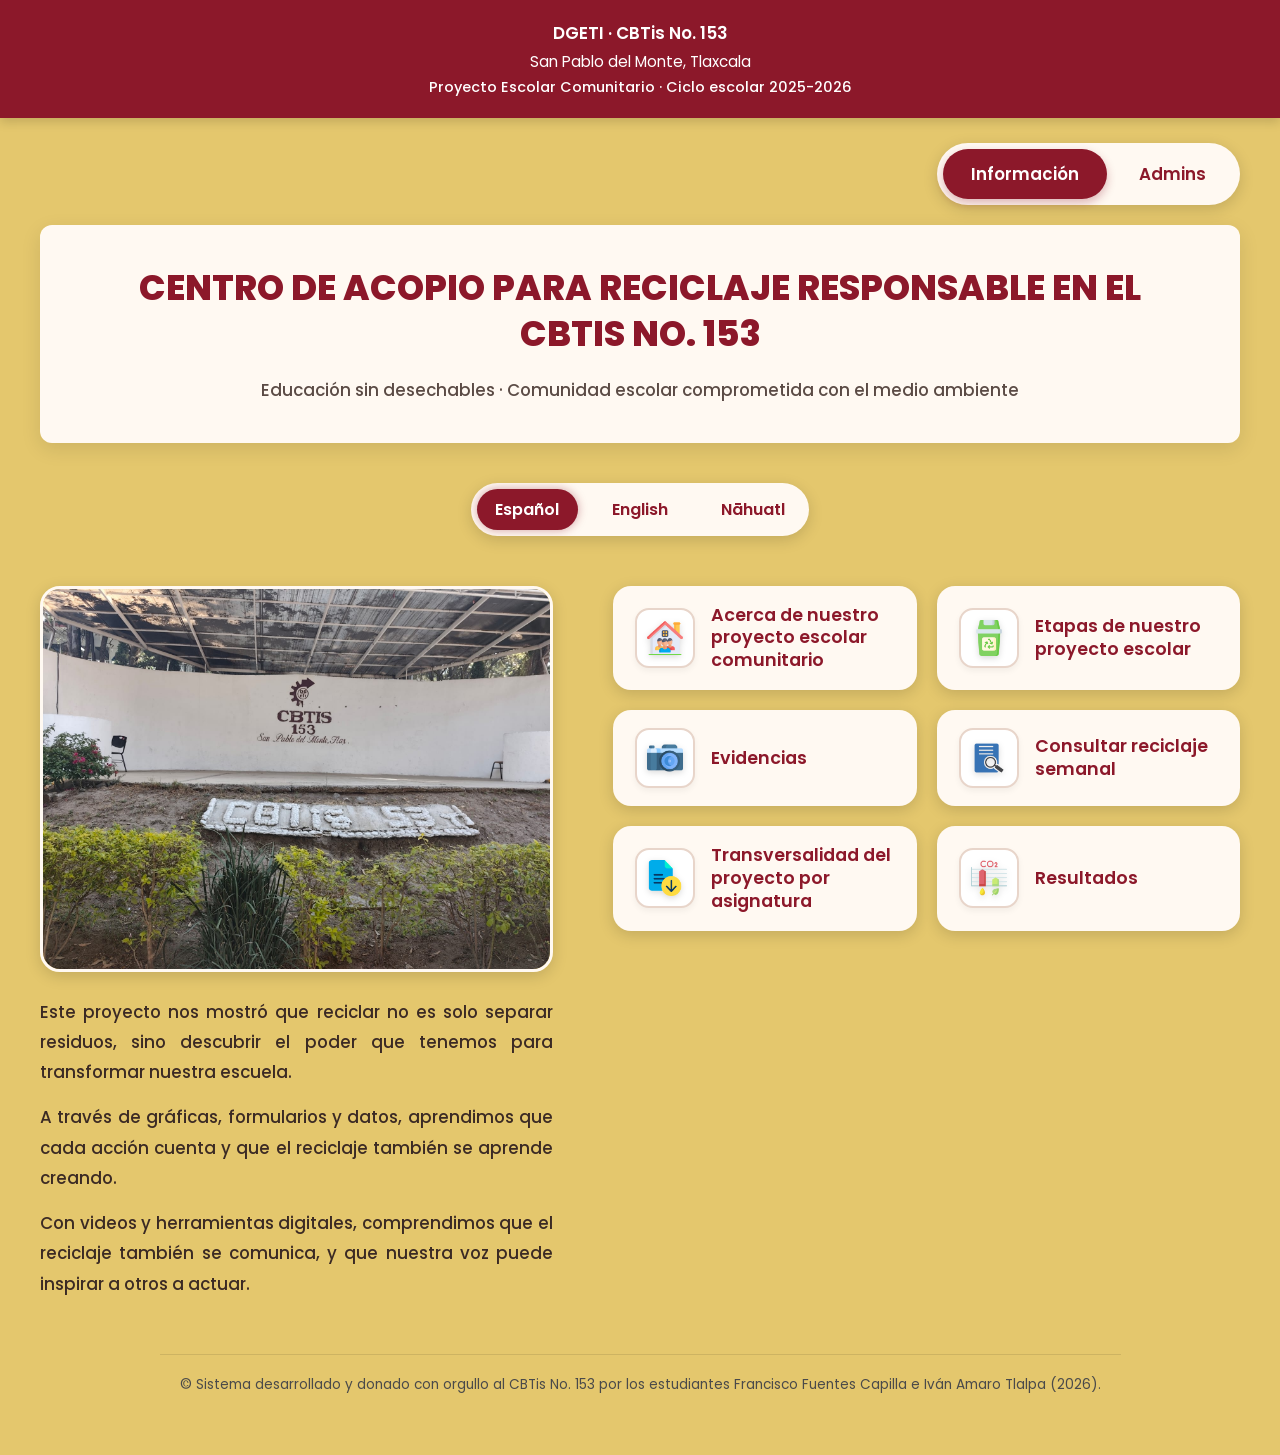
<file: index.html>
<!DOCTYPE html>
<html lang="es">

<head>
    <meta charset="UTF-8">
    <meta name="viewport" content="width=device-width, initial-scale=1.0">
    <link rel="stylesheet" href="Styles/style_inicio.css">
    <title>PAEC</title>
</head>

<body>
    <!-- BANNER SUPERIOR DE LA ESCUELA -->
    <div class="banner_superior_escuela">
        <p data-i18n="banner_linea_1">DGETI · CBTis No. 153</p>
        <p data-i18n="banner_linea_2">San Pablo del Monte, Tlaxcala</p>
        <p data-i18n="banner_linea_3">Proyecto Escolar Comunitario · Ciclo escolar 2025-2026</p>
    </div>

    <!-- BOTONES PARA NAVEGAR ENTRE ADMIN E INFORMACIÓN -->
    <div class="barra_superior">
        <div class="menu_superior">
            <button type="button" class="menu_superior_boton activo" data-seccion="informacion"
                data-i18n="boton_menu_superior_informacion">Información</button>
            <button type="button" class="menu_superior_boton" data-seccion="admins"
                data-i18n="boton_menu_superior_admins">Admins</button>
        </div>
    </div>

    <!-- TÍTULO DE LA APLICACIÓN -->
    <div class="fondo_titulo">
        <h1 class="titulo" data-i18n="titulo_inicio">CENTRO DE ACOPIO PARA RECICLAJE RESPONSABLE EN EL CBTIS NO. 153
        </h1>
        <p class="subtitulo_titulo" data-i18n="subtitulo_inicio">Educación sin desechables · Comunidad escolar
            comprometida con el medio ambiente</p>
    </div>

    <!-- BOTONES PARA CAMBIAR EL IDIOMA -->
    <div class="glass-radio-group">
        <input type="radio" name="plan" id="glass-silver" value="es" checked />
        <label for="glass-silver">Español</label>

        <input type="radio" name="plan" value="en" id="glass-gold" />
        <label for="glass-gold">English</label>

        <input type="radio" name="plan" value="nah" id="glass-platinum" />
        <label for="glass-platinum">Nāhuatl</label>

        <div class="glass-glider"></div>
    </div>

    <!-- INFORMACIÓN E IMAGEN DEL MENU -->
    <div class="contenedor">
        <div class="contenedor_imagen">
            <img src="Multimedia/Imagenes/Inicio/Inicio_Cbtis153.png" alt="Imagen de un centro de acopio"
                class="img_centro_de_acopio" data-i18n-alt="imagen_centro_de_acopio_alt_portada">
            <p class="texto_portada" data-i18n="texto_inicio_1">Este proyecto nos mostró que reciclar no es solo separar
                residuos, sino descubrir el poder que tenemos para transformar nuestra escuela.</p>
            <p class="texto_portada" data-i18n="texto_inicio_2">A través de gráficas, formularios y datos, aprendimos
                que cada acción cuenta y que el reciclaje también se aprende creando.</p>
            <p class="texto_portada" data-i18n="texto_inicio_3">Con videos y herramientas digitales, comprendimos que el
                reciclaje también se comunica, y que nuestra voz puede inspirar a otros a actuar.</p>
        </div>

        <!-- BOTONES PARA NAVEGAR ENTRE LAS SECCIONES (INFORMACIÓN) -->
        <div class="panel_botones">
            <div class="seccion_botones activa" id="seccion-informacion">
                <div class="botones">
                    <div class="item_boton">
                        <a href="Centro_de_acopio.html">
                            <button class="boton_centro_de_acopio">
                                <img src="Multimedia/Imagenes/Inicio/Boton_casa.png" alt="Imagen de una casa">
                            </button>
                            <span data-i18n="boton_centro_de_acopio_inicio">Acerca de nuestro proyecto escolar comunitario</span>
                        </a>
                    </div>

                    <div class="item_boton">
                        <a href="Reciclaje.html">
                            <button class="boton_reciclaje">
                                <img src="Multimedia/Imagenes/Inicio/Boton_bote-de-basura.png"
                                    alt="Imagen de un bote de basura">
                            </button>
                            <span data-i18n="boton_reciclaje_inicio">Etapas de nuestro proyecto escolar</span>
                        </a>
                    </div>

                    <div class="item_boton">
                        <a href="Galeria.html">
                            <button class="boton_galeria">
                                <img src="Multimedia/Imagenes/Inicio/Boton_camara.png" alt="Imagen de una camara">
                            </button>
                            <span data-i18n="boton_galeria_inicio">Evidencias</span>
                        </a>
                    </div>

                    <div class="item_boton">
                        <a href="Phps/consultar_recoleccion.php">
                            <button class="boton_consulta_reciclaje_semanal">
                                <img src="Multimedia/Imagenes/Inicio/Boton_Consulta.png" alt="Imagen de un formulario">
                            </button>
                            <span data-i18n="boton_consultar_reciclaje_semanal_inicio">Consultar reciclaje
                                semanal</span>
                        </a>
                    </div>

                    <div class="item_boton">
                        <a href="Descargables.html">
                            <button class="boton_descargables">
                                <img src="Multimedia/Imagenes/Inicio/Boton_descargables.png"
                                    alt="Imagen de un descargables">
                            </button>
                            <span data-i18n="boton_descargables_inicio">Transversalidad del proyecto por asignatura</span>
                        </a>
                    </div>

                    <div class="item_boton">
                        <a href="Calculo_Reciclaje.html">
                            <button class="boton_calculo_reciclaje">
                                <img src="Multimedia/Imagenes/Inicio/Boton_calculo_reciclaje.png"
                                    alt="Imagen de reciclaje">
                            </button>
                            <span data-i18n="boton_calculo_reciclaje_inicio">Resultados</span>
                        </a>
                    </div>
                </div>
            </div>

            <!-- BOTONES PARA NAVEGAR ENTRE LAS SECCIONES (ADMINISTRACIÓN) -->
            <div class="seccion_botones" id="seccion-admins">
                <div class="botones botones_admins">
                    <div class="item_boton">
                        <a href="Phps/login_admin.php?destino=admin_asignaciones.php">
                            <button class="boton_admin_asignaciones">
                                <img src="Multimedia/Imagenes/Inicio/asignacion-de-usuarios.png"
                                    alt="Imagen de administración de asignaciones">
                            </button>
                            <span data-i18n="boton_admin_asignaciones_inicio">Admin asignaciones</span>
                        </a>
                    </div>

                    <div class="item_boton">
                        <a href="Phps/login_admin.php?destino=formulario.php">
                            <button class="boton_formulario">
                                <img src="Multimedia/Imagenes/Inicio/Boton_formulario.png"
                                    alt="Imagen de un formulario">
                            </button>
                            <span data-i18n="boton_formulario_inicio">Formulario</span>
                        </a>
                    </div>

                    <div class="item_boton">
                        <a href="Phps/login_admin.php?destino=admin_usuarios.php">
                            <button class="boton_admin_asignaciones">
                                <img src="Multimedia/Imagenes/Inicio/agregar-usuario.png"
                                    alt="Imagen de administración de usuarios">
                            </button>
                            <span data-i18n="boton_admin_usuarios_inicio">Admin usuarios</span>
                        </a>
                    </div>
                </div>
            </div>
        </div>
    </div>

    <script src="Scripts/script_inicio.js"></script>
    <script type="module" src="Scripts/script_traductor.js"></script>
    <footer
        style="text-align: center; padding: 20px; font-size: 0.85rem; color: #4a4a4a; margin-top: 40px; border-top: 1px solid rgba(0,0,0,0.1);">
        <p data-i18n="creditos_creadores_inicio">© Sistema desarrollado y donado con orgullo al CBTis No. 153 por los
            estudiantes Francisco Fuentes Capilla e Iván Amaro Tlalpa (2026).</p>
    </footer>
</body>

</html>
</file>
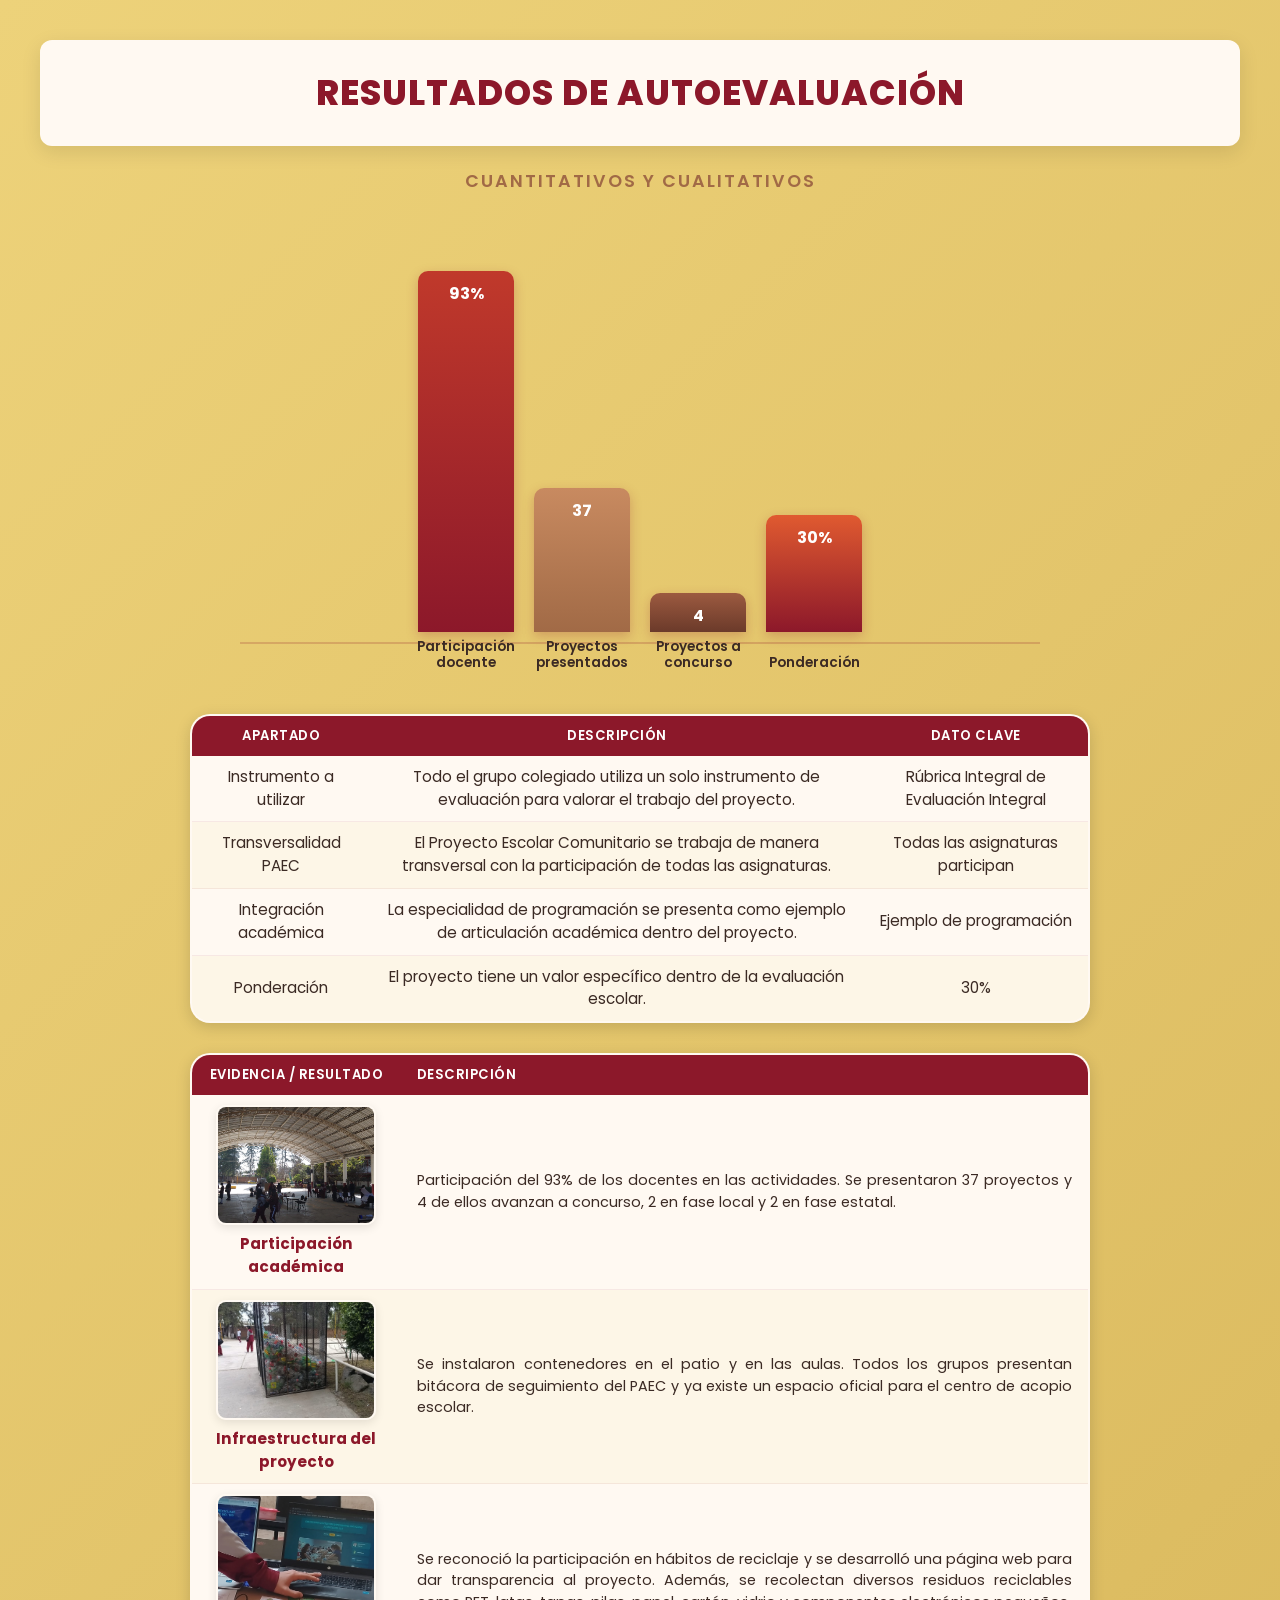
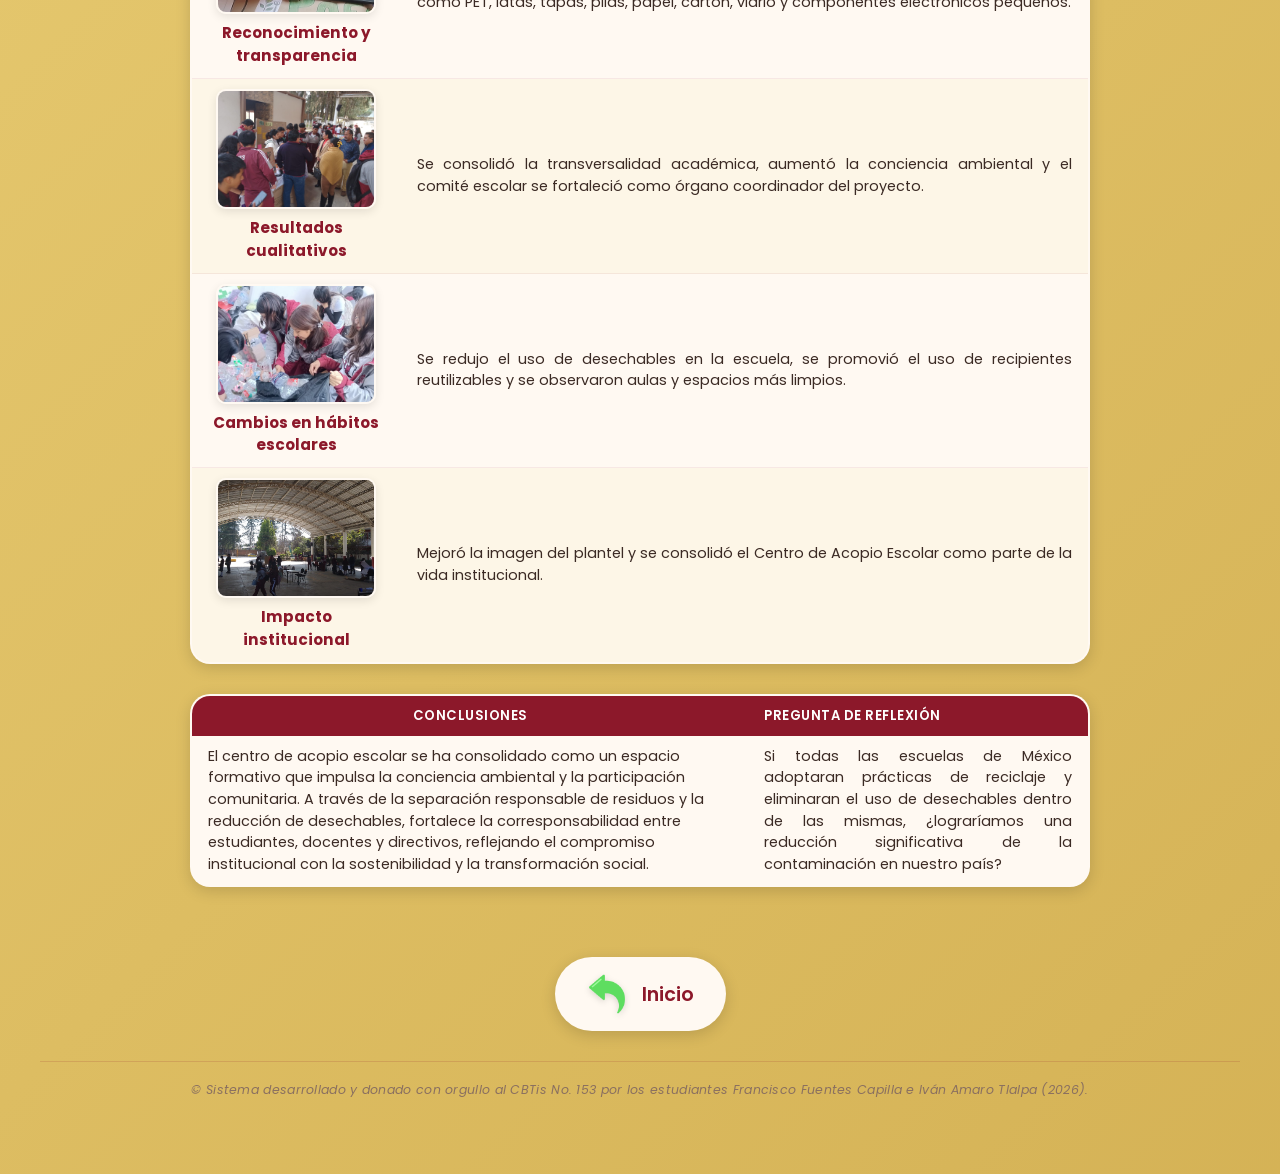
<file: Calculo_Reciclaje.html>
<!DOCTYPE html>
<html lang="es">

<head>
    <meta charset="UTF-8">
    <meta name="viewport" content="width=device-width, initial-scale=1.0">
    <link rel="stylesheet" href="Styles/style_calculo_reciclaje.css">
    <title>Resultados de Autoevaluación</title>
</head>

<body>
    <div class="fondo_titulo">
        <h1 class="titulo" data-i18n="titulo_calculo_reciclaje">RESULTADOS DE AUTOEVALUACIÓN</h1>
    </div>
    <h3 class="fondo_subtitulo" data-i18n="subtitulo_calculo_reciclaje">CUANTITATIVOS Y CUALITATIVOS</h3>

    <!-- GRÁFICA SOBRE LA INFORMACIÓN -->
    <div class="chart">
        <div class="bar barra_docentes">
            93%
            <span class="label" data-i18n="dato_1_calculo_reciclaje">Participación docente</span>
        </div>
        <div class="bar barra_proyectos">
            37
            <span class="label" data-i18n="dato_2_calculo_reciclaje">Proyectos presentados</span>
        </div>
        <div class="bar barra_concurso">
            4
            <span class="label" data-i18n="dato_3_calculo_reciclaje">Proyectos a concurso</span>
        </div>
        <div class="bar barra_ponderacion">
            30%
            <span class="label" data-i18n="dato_4_calculo_reciclaje">Ponderación</span>
        </div>
    </div>

    <!-- PRIMERA TABLA SOBRE LA INFORMACIÓN -->
    <table class="informacion_estadistica">
        <thead>
            <tr>
                <th data-i18n="subtitulo1_calculo_reciclaje">Apartado</th>
                <th data-i18n="subtitulo2_calculo_reciclaje">Descripción</th>
                <th data-i18n="subtitulo3_calculo_reciclaje">Dato clave</th>
            </tr>
        </thead>
        <tbody>
            <tr>
                <td data-i18n="apartado_1_calculo_reciclaje">Instrumento a utilizar</td>
                <td data-i18n="descripcion_1_calculo_reciclaje">
                    Todo el grupo colegiado utiliza un solo instrumento de evaluación para valorar el trabajo del
                    proyecto.
                </td>
                <td data-i18n="clave_1_calculo_reciclaje">Rúbrica Integral de Evaluación Integral</td>
            </tr>
            <tr>
                <td data-i18n="apartado_2_calculo_reciclaje">Transversalidad PAEC</td>
                <td data-i18n="descripcion_2_calculo_reciclaje">
                    El Proyecto Escolar Comunitario se trabaja de manera transversal con la participación de todas las
                    asignaturas.
                </td>
                <td data-i18n="clave_2_calculo_reciclaje">Todas las asignaturas participan</td>
            </tr>
            <tr>
                <td data-i18n="apartado_3_calculo_reciclaje">Integración académica</td>
                <td data-i18n="descripcion_3_calculo_reciclaje">
                    La especialidad de programación se presenta como ejemplo de articulación académica dentro del
                    proyecto.
                </td>
                <td data-i18n="clave_3_calculo_reciclaje">Ejemplo de programación</td>
            </tr>
            <tr>
                <td data-i18n="apartado_4_calculo_reciclaje">Ponderación</td>
                <td data-i18n="descripcion_4_calculo_reciclaje">
                    El proyecto tiene un valor específico dentro de la evaluación escolar.
                </td>
                <td data-i18n="clave_4_calculo_reciclaje">30%</td>
            </tr>
        </tbody>
    </table>

    <!-- SEGUNDA TABLA SOBRE LA INFORMACIÓN -->
    <table class="informacion_descripcion">
        <thead>
            <tr>
                <th data-i18n="subtitulo4_calculo_reciclaje">Evidencia / resultado</th>
                <th data-i18n="subtitulo5_calculo_reciclaje">Descripción</th>
            </tr>
        </thead>
        <tbody>
            <tr>
                <td>
                    <img src="Multimedia/Imagenes/Calculo Reciclaje/Evidencia_25.jpeg"
                        alt="Primera imagen de Resultados de Autoevaluación" class="img_calculo_reciclaje"
                        data-i18n-alt="imagen1_calculo_reciclaje">
                    <h4 data-i18n="evidencia_1_calculo_reciclaje">Participación académica</h4>
                </td>
                <td data-i18n="informacion1_calculo_reciclaje">
                    Participación del 93% de los docentes en las actividades. Se presentaron 37 proyectos y 4 de ellos
                    avanzan a concurso, 2 en fase local y 2 en fase estatal.
                </td>
            </tr>
            <tr>
                <td>
                    <img src="Multimedia/Imagenes/Calculo Reciclaje/Evidencia_27.jpeg"
                        alt="Segunda imagen de Resultados de Autoevaluación" class="img_calculo_reciclaje"
                        data-i18n-alt="imagen2_calculo_reciclaje">
                    <h4 data-i18n="evidencia_2_calculo_reciclaje">Infraestructura del proyecto</h4>
                </td>
                <td data-i18n="informacion2_calculo_reciclaje">
                    Se instalaron contenedores en el patio y en las aulas. Todos los grupos presentan bitácora de
                    seguimiento del PAEC y ya existe un espacio oficial para el centro de acopio escolar.
                </td>
            </tr>
            <tr>
                <td>
                    <img src="Multimedia/Imagenes/Calculo Reciclaje/Evidencia_22.jpeg"
                        alt="Tercera imagen de Resultados de Autoevaluación" class="img_calculo_reciclaje"
                        data-i18n-alt="imagen3_calculo_reciclaje">
                    <h4 data-i18n="evidencia_3_calculo_reciclaje">Reconocimiento y transparencia</h4>
                </td>
                <td data-i18n="informacion3_calculo_reciclaje">
                    Se reconoció la participación en hábitos de reciclaje y se desarrolló una página web para dar
                    transparencia al proyecto. Además, se recolectan diversos residuos reciclables como PET, latas,
                    tapas, pilas, papel, cartón, vidrio y componentes electrónicos pequeños.
                </td>
            </tr>
            <tr>
                <td>
                    <img src="Multimedia/Imagenes/Calculo Reciclaje/Evidencia_19.jpeg"
                        alt="Cuarta imagen de Resultados de Autoevaluación" class="img_calculo_reciclaje"
                        data-i18n-alt="imagen4_calculo_reciclaje">
                    <h4 data-i18n="evidencia_4_calculo_reciclaje">Resultados cualitativos</h4>
                </td>
                <td data-i18n="informacion4_calculo_reciclaje">
                    Se consolidó la transversalidad académica, aumentó la conciencia ambiental y el comité escolar se
                    fortaleció como órgano coordinador del proyecto.
                </td>
            </tr>
            <tr>
                <td>
                    <img src="Multimedia/Imagenes/Calculo Reciclaje/Evidencia_31.jpeg"
                        alt="Quinta imagen de Resultados de Autoevaluación" class="img_calculo_reciclaje"
                        data-i18n-alt="imagen5_calculo_reciclaje">
                    <h4 data-i18n="evidencia_5_calculo_reciclaje">Cambios en hábitos escolares</h4>
                </td>
                <td data-i18n="informacion5_calculo_reciclaje">
                    Se redujo el uso de desechables en la escuela, se promovió el uso de recipientes reutilizables y se
                    observaron aulas y espacios más limpios.
                </td>
            </tr>
            <tr>
                <td>
                    <img src="Multimedia/Imagenes/Calculo Reciclaje/Evidencia_25.jpeg"
                        alt="Sexta imagen de Resultados de Autoevaluación" class="img_calculo_reciclaje"
                        data-i18n-alt="imagen6_calculo_reciclaje">
                    <h4 data-i18n="evidencia_6_calculo_reciclaje">Impacto institucional</h4>
                </td>
                <td data-i18n="informacion6_calculo_reciclaje">
                    Mejoró la imagen del plantel y se consolidó el Centro de Acopio Escolar como parte de la vida
                    institucional.
                </td>
            </tr>
        </tbody>
    </table>

    <!-- TERCERA TABLA SOBRE LA INFORMACIÓN -->
    <table class="informacion_descripcion">
        <thead>
            <tr>
                <th data-i18n="subtitulo6_calculo_reciclaje">Conclusiones</th>
                <th data-i18n="subtitulo7_calculo_reciclaje">Pregunta de reflexión</th>
            </tr>
        </thead>
        <tbody>
            <tr>
                <td data-i18n="conclusion_calculo_reciclaje">
                    El centro de acopio escolar se ha consolidado como un espacio formativo que impulsa la conciencia
                    ambiental y la participación comunitaria. A través de la separación responsable de residuos y la
                    reducción de desechables, fortalece la corresponsabilidad entre estudiantes, docentes y directivos,
                    reflejando el compromiso institucional con la sostenibilidad y la transformación social.
                </td>
                <td data-i18n="pregunta_calculo_reciclaje">
                    Si todas las escuelas de México adoptaran prácticas de reciclaje y eliminaran el uso de desechables
                    dentro de las mismas, ¿lograríamos una reducción significativa de la contaminación en nuestro país?
                </td>
            </tr>
        </tbody>
    </table>

    <!-- BOTÓN DE REGRESO A LA PÁGINA PRINCIPAL -->
    <div class="item_boton">
        <a href="index.html">
            <span class="boton_inicio">
                <img src="Multimedia/Imagenes/Calculo Reciclaje/boton_fecha_atras.png" alt="Inicio">
            </span>
            <span data-i18n="boton_inicio_calculo_reciclaje">Inicio</span>
        </a>
    </div>
</body>

<script type="module" src="Scripts/script_traductor.js"></script>

<footer class="pie_pagina">
    <p data-i18n="creditos_creadores_calculo_reciclaje">© Sistema desarrollado y donado con orgullo al CBTis No. 153 por los estudiantes Francisco Fuentes Capilla e Iván Amaro Tlalpa (2026).</p>
</footer>

</html>
</file>
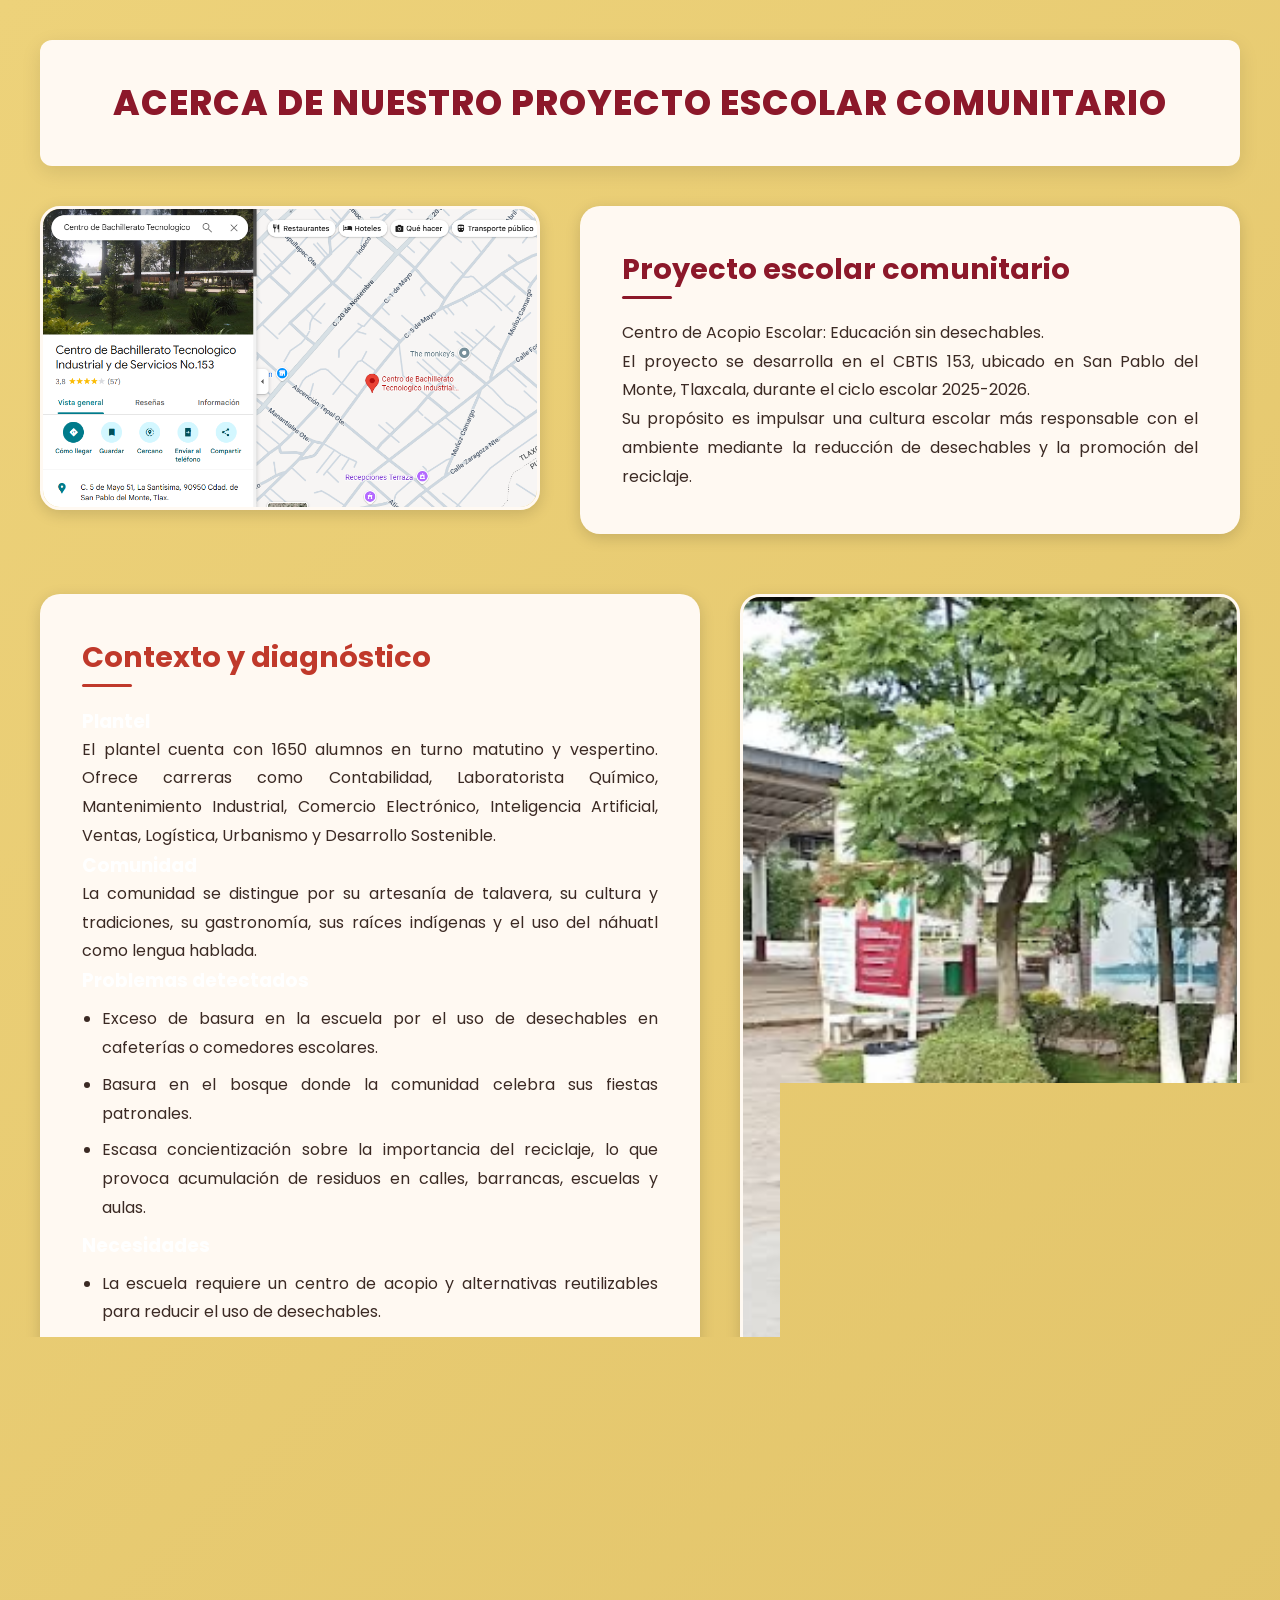
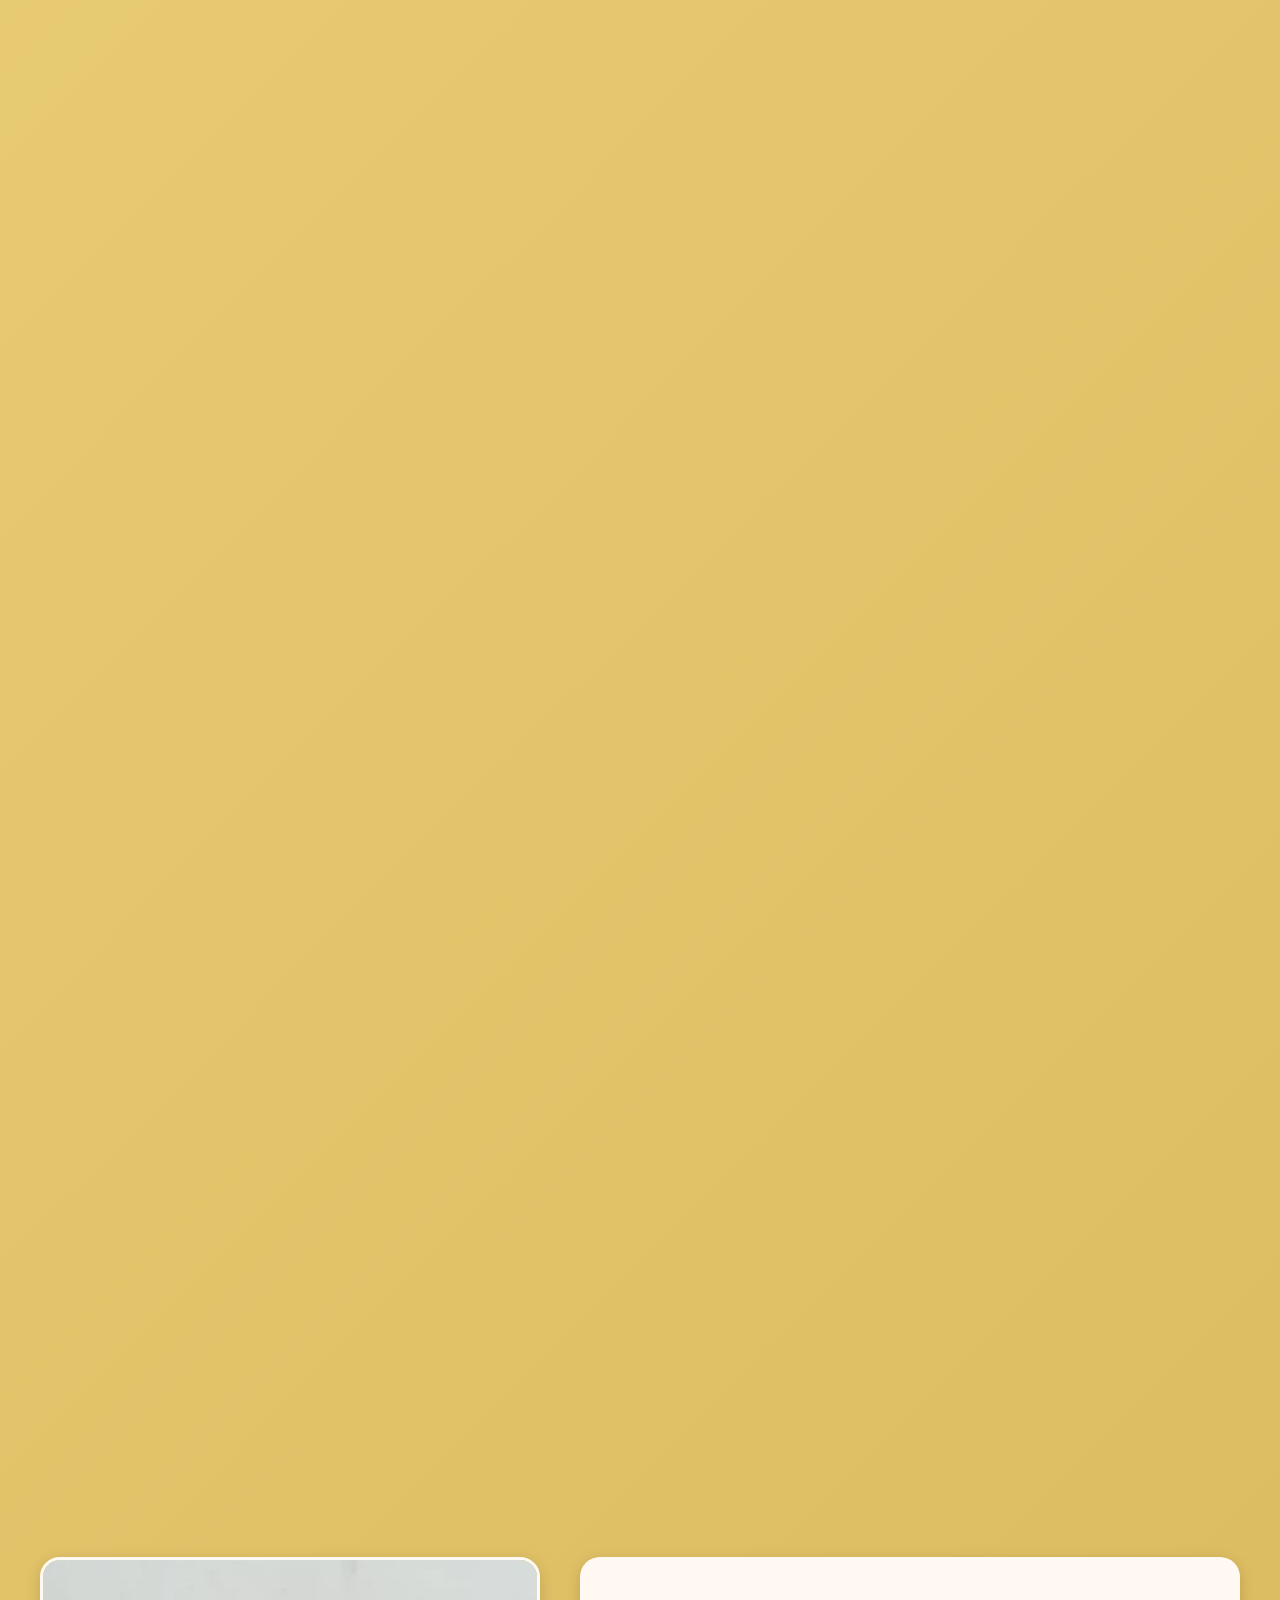
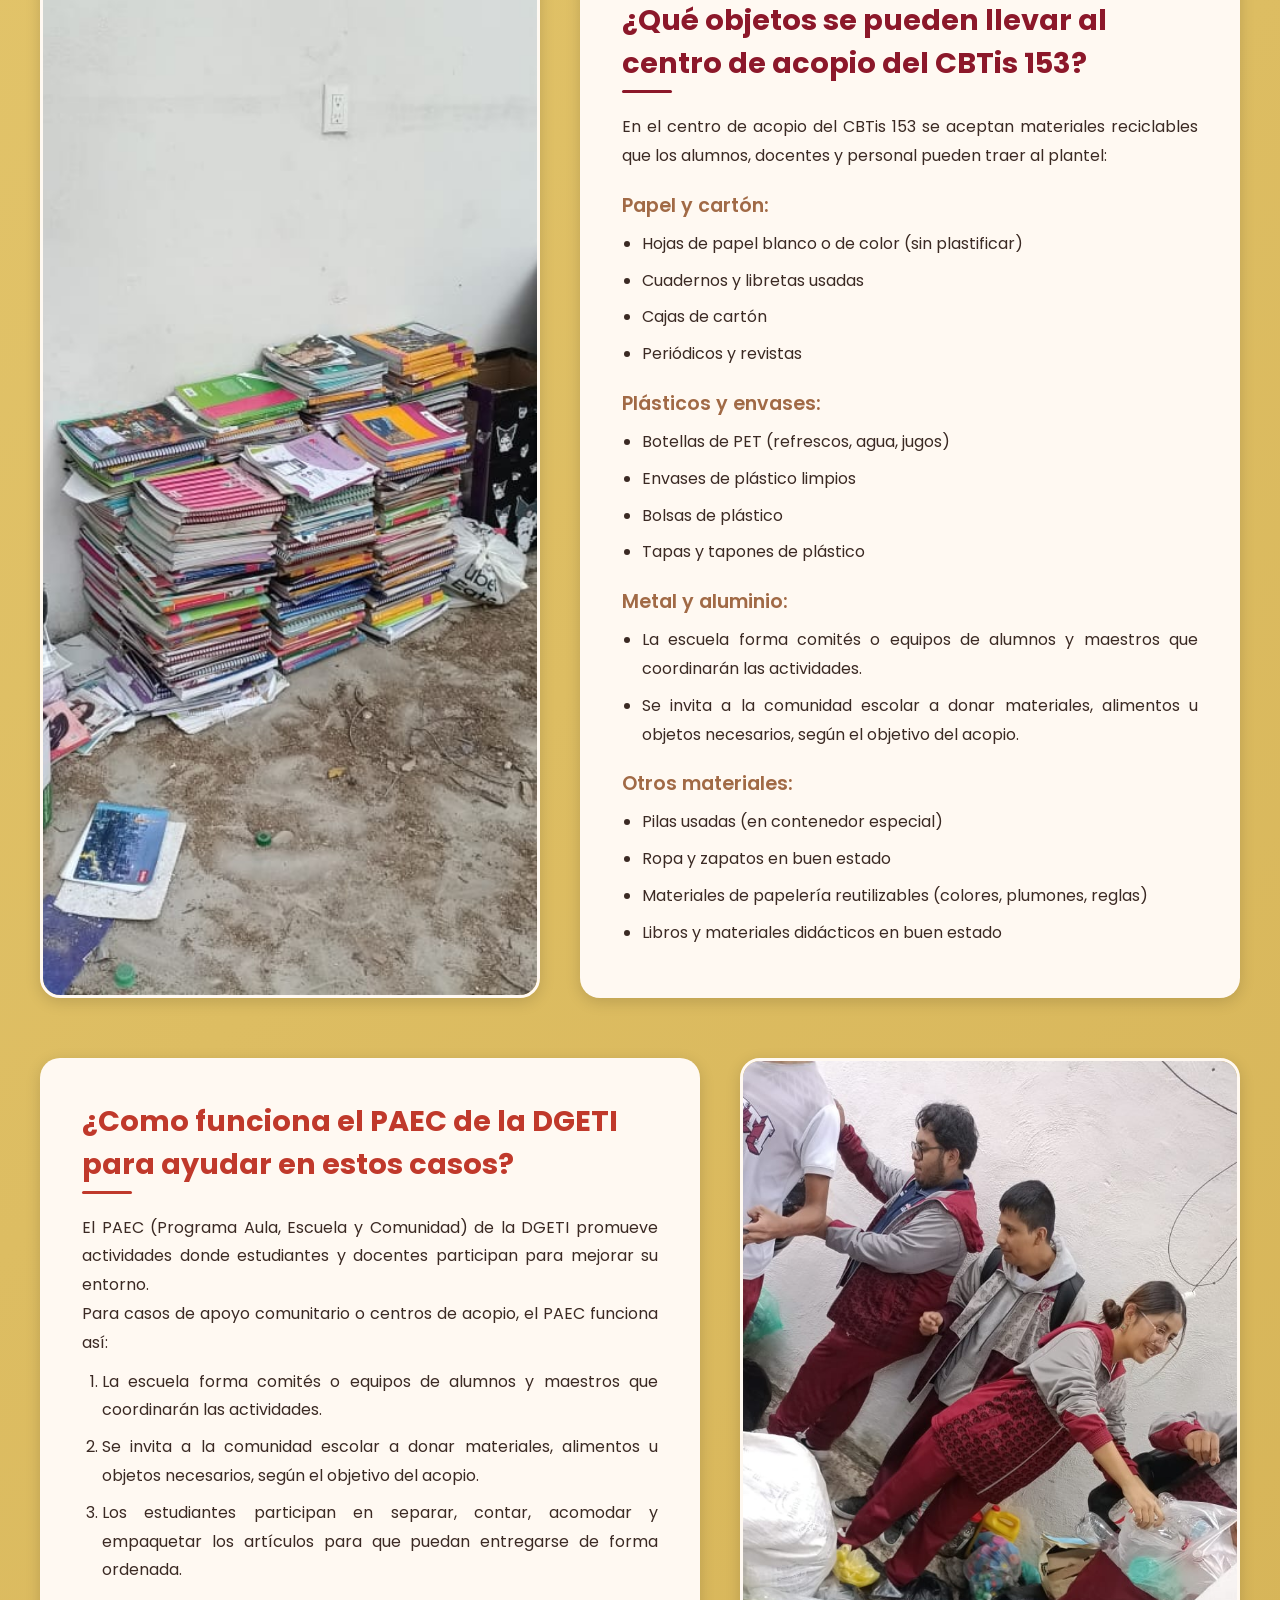
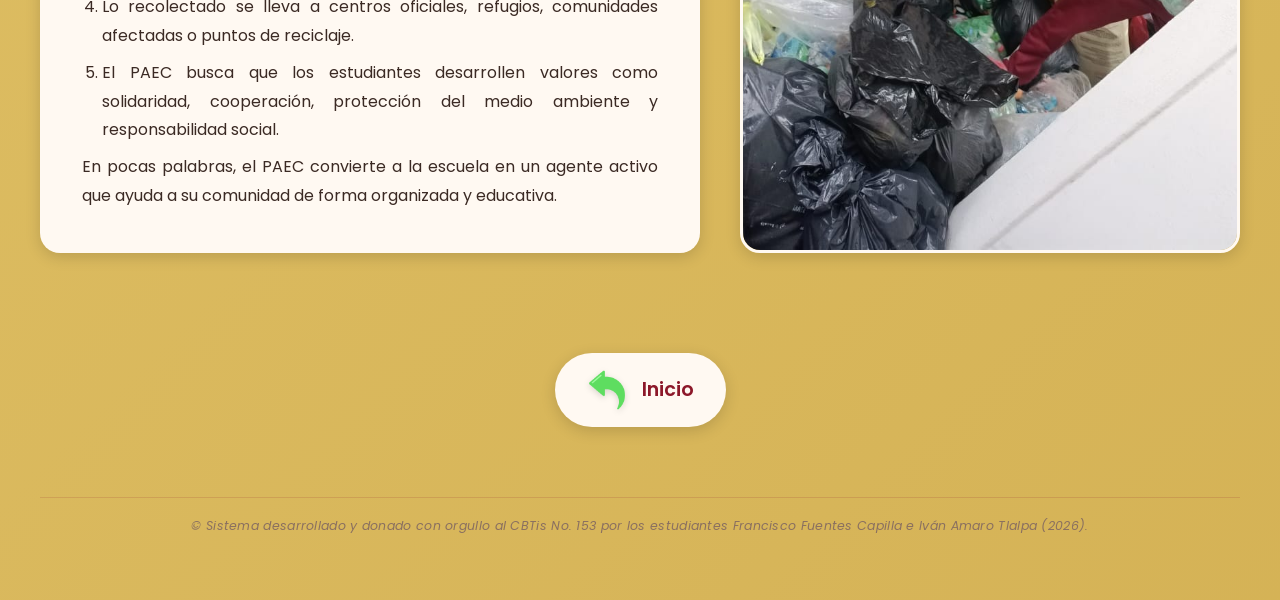
<file: Centro_de_acopio.html>
<!DOCTYPE html>
<html lang="es">

<head>
    <meta charset="UTF-8">
    <meta name="viewport" content="width=device-width, initial-scale=1.0">
    <link rel="stylesheet" href="Styles/style_centro_de_acopio.css">
    <title>Acerca de nuestro proyecto escolar comunitario</title>
</head>

<body>
    <div class="fondo_titulo">
        <h1 class="titulo" data-i18n="titulo_centro_acopio">Acerca de nuestro proyecto escolar comunitario</h1>
    </div>

    <!-- PROYECTO ESCOLAR COMUNITARIO E IMAGEN -->
    <div class="contenedor1">
        <a href="https://maps.app.goo.gl/MJJWAAktQPNC9bPw5?g_st=aw" target="_blank" rel="noopener noreferrer" class="img_link_mapa" title="Ver ubicación en Google Maps">
            <img src="Multimedia/Imagenes/Centro de Acopio/Imagen1.png" alt="Primera imagen de Centro de Acopio"
                data-i18n-alt="imagen_portada_centro_acopio">
        </a>
        <div class="fondo_informacion1">
            <h2 class="subtitulo1" data-i18n="subtitulo_portada_centro_acopio">Proyecto escolar comunitario</h2>
            <p class="informacion1" data-i18n="portada_1_centro_acopio">Centro de Acopio Escolar: Educación sin
                desechables.</p>
            <p class="informacion1" data-i18n="portada_2_centro_acopio">El proyecto se desarrolla en el CBTIS 153,
                ubicado en San Pablo del Monte, Tlaxcala, durante el ciclo escolar 2025-2026.</p>
            <p class="informacion1" data-i18n="portada_3_centro_acopio">Su propósito es impulsar una cultura escolar más
                responsable con el ambiente mediante la reducción de desechables y la promoción del reciclaje.</p>
        </div>
    </div>

    <!-- CONTEXTO Y DIAGNÓSTICO E IMAGEN -->
    <div class="contenedor2">
        <div class="fondo_informacion2">
            <h2 class="subtitulo2" data-i18n="subtitulo_diagnostico_centro_acopio">Contexto y diagnóstico</h2>

            <h3 class="subtitulo2_1" data-i18n="subtitulo_plantel_centro_acopio">Plantel</h3>
            <p class="informacion2" data-i18n="diagnostico_plantel_centro_acopio">El plantel cuenta con 1650 alumnos en
                turno matutino y vespertino. Ofrece carreras como Contabilidad, Laboratorista Químico, Mantenimiento
                Industrial, Comercio Electrónico, Inteligencia Artificial, Ventas, Logística, Urbanismo y Desarrollo
                Sostenible.</p>

            <h3 class="subtitulo2_1" data-i18n="subtitulo_comunidad_centro_acopio">Comunidad</h3>
            <p class="informacion2" data-i18n="diagnostico_comunidad_centro_acopio">La comunidad se distingue por su
                artesanía de talavera, su cultura y tradiciones, su gastronomía, sus raíces indígenas y el uso del
                náhuatl como lengua hablada.</p>

            <h3 class="subtitulo2_1" data-i18n="subtitulo_problemas_centro_acopio">Problemas detectados</h3>
            <ul class="informacion2">
                <li data-i18n="problema_1_centro_acopio">Exceso de basura en la escuela por el uso de desechables en
                    cafeterías o comedores escolares.</li>
                <li data-i18n="problema_2_centro_acopio">Basura en el bosque donde la comunidad celebra sus fiestas
                    patronales.</li>
                <li data-i18n="problema_3_centro_acopio">Escasa concientización sobre la importancia del reciclaje, lo
                    que provoca acumulación de residuos en calles, barrancas, escuelas y aulas.</li>
            </ul>

            <h3 class="subtitulo2_1" data-i18n="subtitulo_necesidades_centro_acopio">Necesidades</h3>
            <ul class="informacion2">
                <li data-i18n="necesidad_1_centro_acopio">La escuela requiere un centro de acopio y alternativas
                    reutilizables para reducir el uso de desechables.</li>
                <li data-i18n="necesidad_2_centro_acopio">Se necesitan infraestructura y contenedores para establecer el
                    centro de acopio escolar para el reciclaje responsable.</li>
                <li data-i18n="necesidad_3_centro_acopio">También se requieren basureros por color para separar
                    adecuadamente los residuos.</li>
            </ul>
        </div>
        <img src="Multimedia/Imagenes/Centro de Acopio/Imagen2.png" alt="Segunda imagen de Centro de Acopio"
            data-i18n-alt="imagen_diagnostico_centro_acopio">
    </div>

    <!-- OBJETIVO DEL PROYECTO E IMAGEN -->
    <div class="contenedor1">
        <img src="Multimedia/Imagenes/Centro de Acopio/Imagen3.png" alt="Tercera imagen de Centro de Acopio"
            data-i18n-alt="imagen_objetivo_centro_acopio">
        <div class="fondo_informacion1">
            <h2 class="subtitulo1" data-i18n="subtitulo_objetivo_proyecto_centro_acopio">Objetivo del proyecto</h2>
            <p class="informacion1" data-i18n="objetivo_1_centro_acopio">Implementar un centro de acopio escolar que
                fomente el reciclaje responsable, reduzca el uso de desechables, genere conciencia ambiental y convierta
                al plantel en un ejemplo piloto de sustentabilidad.</p>
            <p class="informacion1" data-i18n="objetivo_2_centro_acopio">El nombre del proyecto es: Centro de Acopio
                Escolar: Educación sin desechables.</p>
        </div>
    </div>

    <!-- JUSTIFICACIÓN DEL PROYECTO E IMAGEN -->
    <div class="contenedor2">
        <div class="fondo_informacion2">
            <h2 class="subtitulo2" data-i18n="subtitulo_justificacion_proyecto_centro_acopio">Justificación</h2>
            <ul class="informacion2">
                <li data-i18n="justificacion_1_centro_acopio">Representa una oportunidad educativa para formar valores
                    de responsabilidad y respeto ambiental.</li>
                <li data-i18n="justificacion_2_centro_acopio">Es una acción concreta que responde a la necesidad de
                    mejorar las condiciones ecológicas y reducir los desechables.</li>
                <li data-i18n="justificacion_3_centro_acopio">Se alinea con los ejes de ética, sustentabilidad y
                    comunidad del modelo de la Nueva Escuela Mexicana.</li>
            </ul>
            <p class="informacion2" data-i18n="impacto_proyecto_centro_acopio">Su impacto es educativo, ambiental y
                comunitario, con posibilidad de institucionalizarse.</p>
        </div>
        <img src="Multimedia/Imagenes/Centro de Acopio/Imagen4.png" alt="Cuarta imagen de Centro de Acopio"
            data-i18n-alt="imagen_justificacion_centro_acopio">
    </div>

    <!-- ¿QUÉ ES EL CENTRO DE ACOPIO DEL CBTIS 153? E IMAGEN -->
    <div class="contenedor1">
        <img src="Multimedia/Imagenes/Galeria/Evidencia_30.jpeg" alt="Quinta imagen de Centro de Acopio"
            data-i18n-alt="imagen1_centro_acopio">
        <div class="fondo_informacion1">
            <h2 class="subtitulo1" data-i18n="subtitulo1_centro_acopio">¿Qué es el centro de acopio del CBTis 153?</h2>
            <p class="informacion1" data-i18n="informacion1_1_centro_acopio">El centro de acopio del CBTis 153 es un
                espacio escolar dedicado a cuidar el ambiente desde adentro de las aulas. A través de la recolección y
                clasificación de materiales reciclables, se evita que residuos como plástico, papel y metal terminen en
                tiraderos, barrancas o calles, reduciendo así la contaminación del suelo, el agua y el aire en San Pablo
                del Monte, Tlaxcala.</p>
            <p class="informacion1" data-i18n="informacion1_2_centro_acopio">Cada material que los estudiantes del
                CBTis 153 depositan en el centro de acopio representa un paso concreto hacia un entorno más limpio y
                saludable. Al darle una segunda vida a los recursos, se disminuye la demanda de materias primas, se
                reduce la huella de carbono y se protege la biodiversidad local. Este proyecto convierte al plantel en
                un agente de cambio ambiental y en un modelo de sustentabilidad para toda la comunidad.</p>
        </div>
    </div>



    <!-- ¿QUÉ OBJETOS SE PUEDEN LLEVAR AL CENTRO DE ACOPIO DEL CBTIS 153? E IMAGEN -->
    <div class="contenedor1">
        <img src="Multimedia/Imagenes/Centro de Acopio/Evidencia_28.jpeg" alt="Séptima imagen de Centro de Acopio"
            data-i18n-alt="imagen3_centro_acopio">
        <div class="fondo_informacion1">
            <h2 class="subtitulo1" data-i18n="subtitulo3_centro_acopio">¿Qué objetos se pueden llevar al centro de
                acopio del CBTis 153?</h2>
            <p class="informacion1" data-i18n="informacion3_1_centro_acopio">En el centro de acopio del CBTis 153 se
                aceptan materiales reciclables que los alumnos, docentes y personal pueden traer al plantel:</p>
            <h3 class="subtitulo1_1" data-i18n="subtitulo3_1_centro_acopio">Papel y cartón:</h3>
            <ul class="informacion1">
                <li data-i18n="lista2_1_centro_acopio">Hojas de papel blanco o de color (sin plastificar)</li>
                <li data-i18n="lista2_2_centro_acopio">Cuadernos y libretas usadas</li>
                <li data-i18n="lista2_3_centro_acopio">Cajas de cartón</li>
                <li data-i18n="lista2_4_centro_acopio">Periódicos y revistas</li>
            </ul>
            <h3 class="subtitulo1_1" data-i18n="subtitulo3_2_centro_acopio">Plásticos y envases:</h3>
            <ul class="informacion1">
                <li data-i18n="lista3_1_centro_acopio">Botellas de PET (refrescos, agua, jugos)</li>
                <li data-i18n="lista3_2_centro_acopio">Envases de plástico limpios</li>
                <li data-i18n="lista3_3_centro_acopio">Bolsas de plástico</li>
                <li data-i18n="lista3_4_centro_acopio">Tapas y tapones de plástico</li>
            </ul>
            <h3 class="subtitulo1_1" data-i18n="subtitulo3_3_centro_acopio">Metal y aluminio:</h3>
            <ul class="informacion1">
                <li data-i18n="lista4_1_centro_acopio">Latas de refresco o conservas</li>
                <li data-i18n="lista4_2_centro_acopio">Papel aluminio limpio</li>
            </ul>
            <h3 class="subtitulo1_1" data-i18n="subtitulo3_4_centro_acopio">Otros materiales:</h3>
            <ul class="informacion1">
                <li data-i18n="lista5_1_centro_acopio">Pilas usadas (en contenedor especial)</li>
                <li data-i18n="lista5_2_centro_acopio">Ropa y zapatos en buen estado</li>
                <li data-i18n="lista5_3_centro_acopio">Materiales de papelería reutilizables (colores, plumones, reglas)</li>
                <li data-i18n="lista5_4_centro_acopio">Libros y materiales didácticos en buen estado</li>
            </ul>
        </div>
    </div>

    <!-- ¿CÓMO FUNCIONA EL PAEC DE LA DGETI PARA AYUDAR EN ESTOS CASOS? E IMAGEN -->
    <div class="contenedor2">
        <div class="fondo_informacion2">
            <h2 class="subtitulo2" data-i18n="subtitulo4_centro_acopio">¿Como funciona el PAEC de la DGETI para ayudar
                en estos casos?</h2>
            <p class="informacion2" data-i18n="informacion4_1_centro_acopio">El PAEC (Programa Aula, Escuela y
                Comunidad) de la DGETI promueve actividades donde estudiantes y docentes participan para mejorar su
                entorno.</p>
            <p class="informacion2" data-i18n="informacion4_2_centro_acopio">Para casos de apoyo comunitario o centros
                de acopio, el PAEC funciona así:</p>
            <ol class="informacion2">
                <li data-i18n="lista4_1_centro_acopio">La escuela forma comités o equipos de alumnos y maestros que
                    coordinarán las actividades.</li>
                <li data-i18n="lista4_2_centro_acopio">Se invita a la comunidad escolar a donar materiales, alimentos u
                    objetos necesarios, según el objetivo del acopio.</li>
                <li data-i18n="lista4_3_centro_acopio">Los estudiantes participan en separar, contar, acomodar y
                    empaquetar los artículos para que puedan entregarse de forma ordenada.</li>
                <li data-i18n="lista4_4_centro_acopio">Lo recolectado se lleva a centros oficiales, refugios,
                    comunidades afectadas o puntos de reciclaje.</li>
                <li data-i18n="lista4_5_centro_acopio">El PAEC busca que los estudiantes desarrollen valores como
                    solidaridad, cooperación, protección del medio ambiente y responsabilidad social.</li>
            </ol>
            <p class="informacion2" data-i18n="informacion4_3_centro_acopio">En pocas palabras, el PAEC convierte a la
                escuela en un agente activo que ayuda a su comunidad de forma organizada y educativa.</p>
        </div>
        <img src="Multimedia/Imagenes/Centro de Acopio/Evidencia_33.jpeg" alt="Octava imagen de Centro de Acopio"
            data-i18n-alt="imagen4_centro_acopio">
    </div>

    <!-- BOTÓN DE REGRESO A LA PÁGINA PRINCIPAL -->
    <div class="item_boton">
        <a href="index.html">
            <button class="boton_inicio"><img src="Multimedia/Imagenes/Centro de Acopio/boton_fecha_atras.png"
                    alt="Imagen de una flecha hacia atras"></button>
            <span data-i18n="boton_inicio_centro_acopio">Inicio</span>
        </a>
    </div>

    <script type="module" src="Scripts/script_traductor.js"></script>

    <footer class="pie_pagina">
        <p data-i18n="creditos_creadores_centro_acopio">© Sistema desarrollado y donado con orgullo al CBTis No. 153 por los estudiantes Francisco Fuentes Capilla e Iván Amaro Tlalpa (2026).</p>
    </footer>
</body>

</html>
</file>
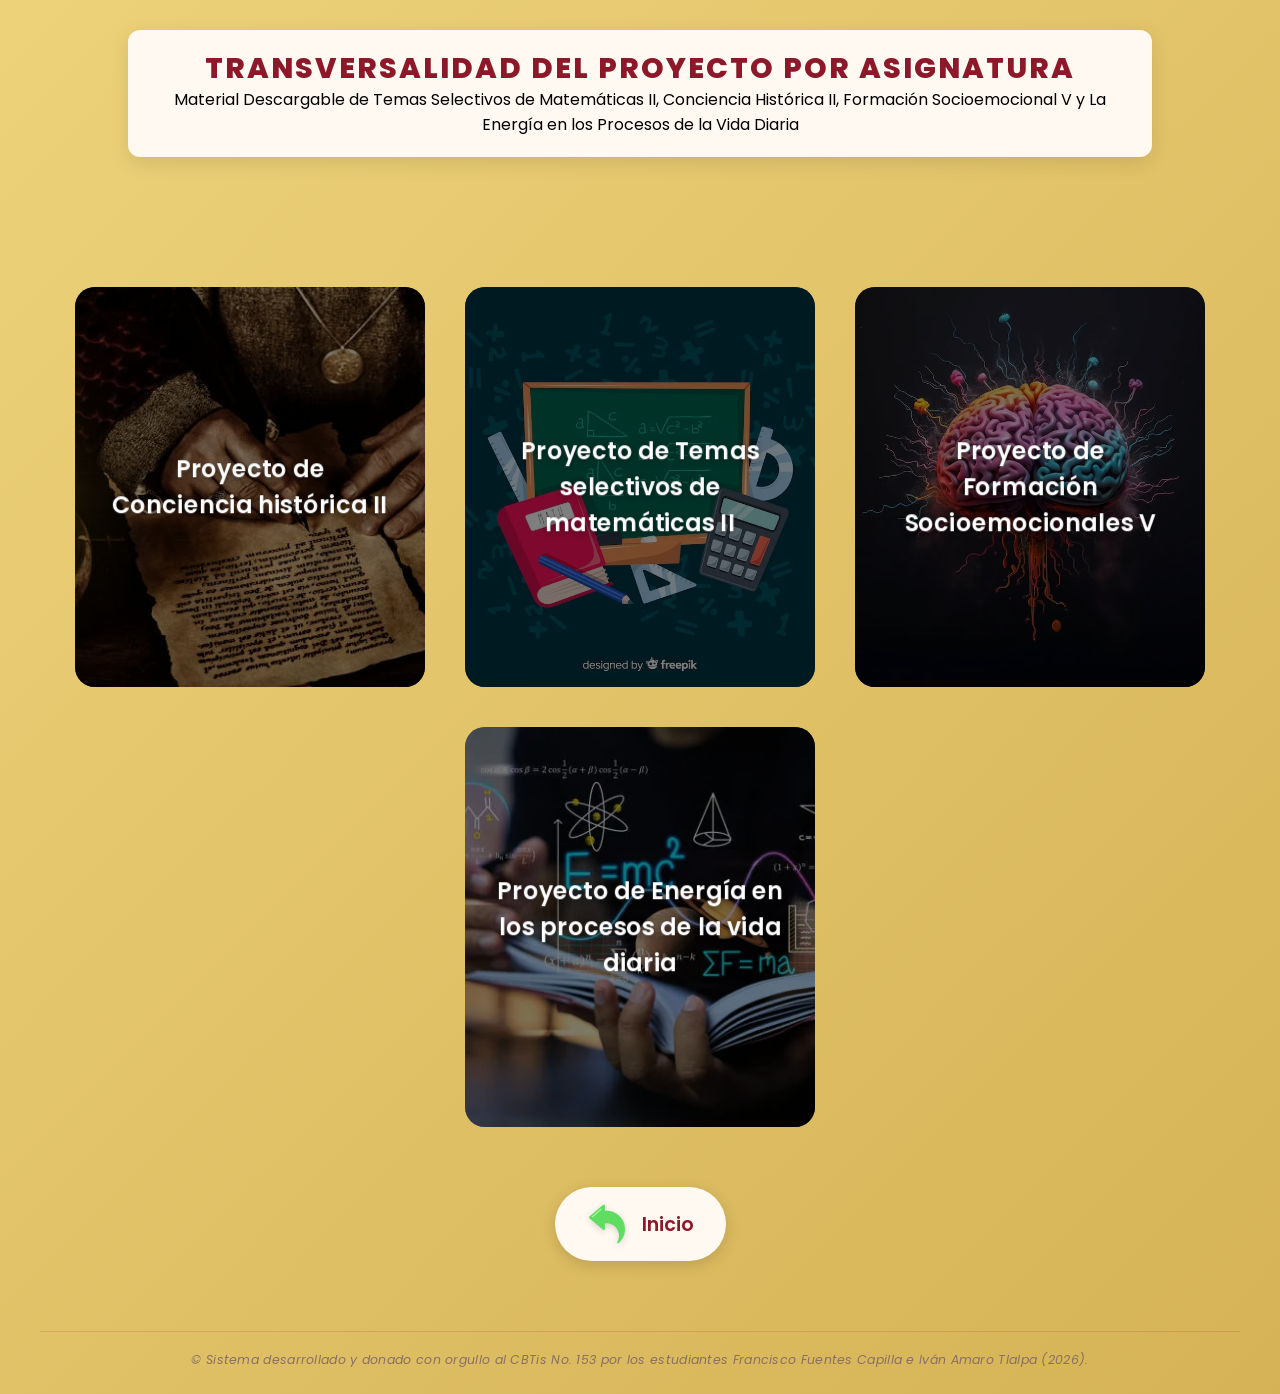
<file: Descargables.html>
<!DOCTYPE html>
<html lang="en">
<head>
    <meta charset="UTF-8">
    <meta name="viewport" content="width=device-width, initial-scale=1.0">
    <link rel="stylesheet" href="Styles/style_descargables.css">
    <title>Transversalidad del proyecto por asignatura</title>
</head>
<body>
    <header class="contenedor_titulo">
        <h1 data-i18n="titulo_descargables">Transversalidad del proyecto por asignatura</h1>
        <p data-i18n="subtitulo_descargables">Material Descargable de Temas Selectivos de Matemáticas II, Conciencia Histórica II, Formación Socioemocional V y La Energía en los Procesos de la Vida Diaria</p>
    </header>
    <main>
        <!-- PRIMERA CARD -->
        <div class="contenedor_card">
            <div class="card_padre">
                <div class="card">
                    <div class="card_frente" style="background-image: url(Multimedia/Imagenes/Descargables/fondo_historia.webp);">
                        <div class="bg"></div>
                        <div class="body_card_frente">
                            <h2 data-i18n="subtitulo1_1_descargables">Proyecto de Conciencia histórica II</h2>
                        </div>
                    </div>
                    <div class="card_fondo">
                        <div class="body_card_fondo">
                            <h2 data-i18n="subtitulo1_2_descargables">Archivo del proyecto</h2>
                            <p data-i18n="informacion1_descargables">Descarga el archivo del proyecto de Conciencia histórica II</p>
                            <input type="button" value="Descargar" data-i18n-value="boton_historia_descargables" onclick="descargar_historia()">
                        </div>
                    </div>
                </div>
            </div>
            <!-- SEGUNDA CARD -->
            <div class="card_padre">
                <div class="card">
                    <div class="card_frente" style="background-image: url(Multimedia/Imagenes/Descargables/fondo_Mate.webp);">
                        <div class="bg"></div>
                        <div class="body_card_frente">
                            <h2 data-i18n="subtitulo2_1_descargables">Proyecto de Temas selectivos de matemáticas II</h2>
                        </div>
                    </div>
                    <div class="card_fondo">
                        <div class="body_card_fondo">
                            <h2 data-i18n="subtitulo2_2_descargables">Archivo del proyecto</h2>
                            <p data-i18n="informacion2_descargables">Descarga el archivo del proyecto de Temas selectivos de matemáticas II</p>
                            <input type="button" value="Descargar" data-i18n-value="boton_mate_descargables" onclick="descargar_mate()">
                        </div>
                    </div>
                </div>
            </div>
            <!-- TERCERA CARD -->
            <div class="card_padre">
                <div class="card">
                    <div class="card_frente" style="background-image: url(Multimedia/Imagenes/Descargables/fondo_recursos.webp);">
                        <div class="bg"></div>
                        <div class="body_card_frente">
                            <h2 data-i18n="subtitulo3_1_descargables">Proyecto de Formación Socioemocionales V</h2>
                        </div>
                    </div>
                    <div class="card_fondo">
                        <div class="body_card_fondo">
                            <h2 data-i18n="subtitulo3_2_descargables">Archivo del proyecto</h2>
                            <p data-i18n="informacion3_descargables">Descarga el archivo del proyecto de Formación Socioemocionales V</p>
                            <input type="button" value="Descargar" data-i18n-value="boton_recursos_descargables" onclick="descargar_recursos()">
                        </div>
                    </div>
                </div>
            </div>
            <!-- CUARTA CARD -->
            <div class="card_padre">
                <div class="card">
                    <div class="card_frente" style="background-image: url(Multimedia/Imagenes/Descargables/Fondo_fisica.webp);">
                        <div class="bg"></div>
                        <div class="body_card_frente">
                            <h2 data-i18n="subtitulo4_1_descargables">Proyecto de La energía en los procesos de la vida diaria</h2>
                        </div>
                    </div>
                    <div class="card_fondo">
                        <div class="body_card_fondo">
                            <h2 data-i18n="subtitulo4_2_descargables">Archivo del proyecto</h2>
                            <p data-i18n="informacion4_descargables">Descarga el archivo del proyecto de La energía en los procesos de la vida diaria</p>
                            <input type="button" value="Descargar" data-i18n-value="boton_energia_descargables" onclick="descargar_energia()">
                        </div>
                    </div>
                </div>
            </div>
        </div>
    </main>

    <!--BOTÓN DE REGRESO A LA PÁGINA PRINCIPAL-->
    <div class="item_boton">
        <a href="index.html">
            <button class="boton_inicio"><img src="Multimedia/Imagenes/Centro de Acopio/boton_fecha_atras.png"
                    alt="Imagen de una flecha hacia atras"></button>
            <span data-i18n="boton_inicio_descargables">Inicio</span>
        </a>
    </div>
    
</body>

<script src="Scripts/script_descargables.js"></script>
<script type="module" src="Scripts/script_traductor.js"></script>

<footer class="pie_pagina">
    <p data-i18n="creditos_creadores_descargables">© Sistema desarrollado y donado con orgullo al CBTis No. 153 por los estudiantes Francisco Fuentes Capilla e Iván Amaro Tlalpa (2026).</p>
</footer>
</body>
</html>
</file>
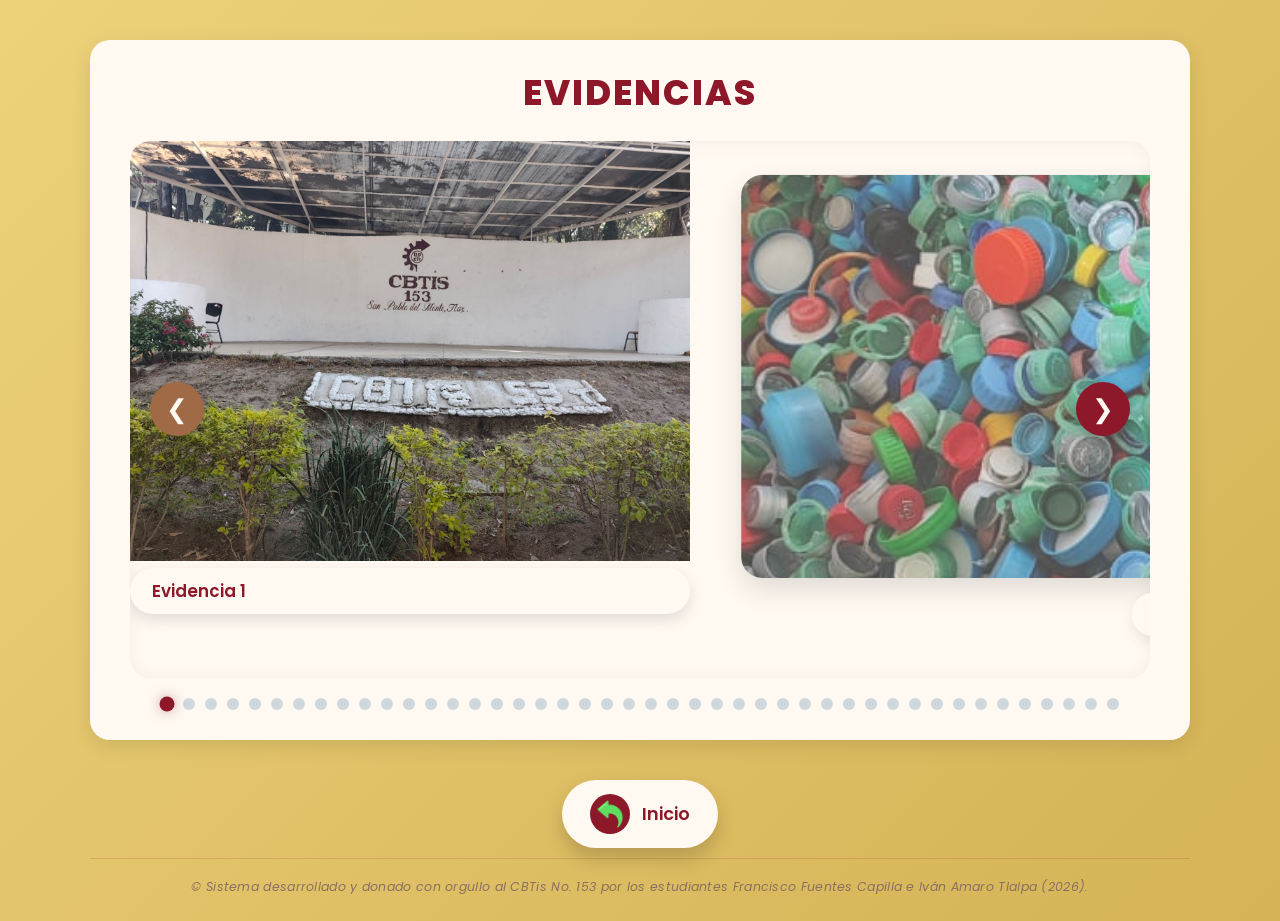
<file: Galeria.html>
<!DOCTYPE html>
<html lang="es">

<head>
    <meta charset="UTF-8">
    <meta name="viewport" content="width=device-width, initial-scale=1.0">
    <title>Evidencias</title>
    <link rel="stylesheet" href="Styles/style_galeria.css">
</head>

<body>

    <section class="galeria_deslizable">
        <h1 class="galeria_titulo" data-i18n="titulo_galeria">Evidencias</h1>

        <div class="contenedor_deslizable">
            <button class="boton_imagen_anterior">&#10094;</button>

            <div class="contenido">
                <div class="contenido_imgenes">
                    <!-- IMAGENES SOBRE LA EVIDENCIA REALIZADA EN LA ESCUELA -->
                    <div class="imagen_activa" data-tipo="centro">
                        <img src="Multimedia/Imagenes/Inicio/Inicio_Cbtis153.png" alt="Evidencia 3"
                            data-i18n-alt="centro_acopio1_galeria" class="img_inicio_ajustada">
                        <div class="titulo_imagen" data-i18n="titulo1_1_galeria">Evidencia 1</div>
                    </div>
                    <div class="imagen" data-tipo="centro">
                        <img src="Multimedia/Imagenes/Galeria/Evidencia_2.jpeg" alt="Evidencia 2"
                            data-i18n-alt="centro_acopio2_galeria">
                        <div class="titulo_imagen" data-i18n="titulo1_2_galeria">Evidencia 2</div>
                    </div>
                    <div class="imagen" data-tipo="centro">
                        <img src="Multimedia/Imagenes/Galeria/Evidencia_1.jpeg" alt="Evidencia 1"
                            data-i18n-alt="centro_acopio3_galeria">
                        <div class="titulo_imagen" data-i18n="titulo1_3_galeria">Evidencia 3</div>
                    </div>
                    <div class="imagen" data-tipo="centro">
                        <img src="Multimedia/Imagenes/Galeria/Evidencia_4.jpeg" alt="Evidencia 4"
                            data-i18n-alt="centro_acopio4_galeria">
                        <div class="titulo_imagen" data-i18n="titulo1_4_galeria">Evidencia 4</div>
                    </div>
                    <div class="imagen" data-tipo="centro">
                        <img src="Multimedia/Imagenes/Galeria/Evidencia_5.jpeg" alt="Evidencia 5"
                            data-i18n-alt="centro_acopio5_galeria">
                        <div class="titulo_imagen" data-i18n="titulo1_5_galeria">Evidencia 5</div>
                    </div>
                    <div class="imagen" data-tipo="centro">
                        <img src="Multimedia/Imagenes/Galeria/Evidencia_6.jpeg" alt="Evidencia 6"
                            data-i18n-alt="centro_acopio6_galeria">
                        <div class="titulo_imagen" data-i18n="titulo1_6_galeria">Evidencia 6</div>
                    </div>
                    <div class="imagen" data-tipo="centro">
                        <img src="Multimedia/Imagenes/Galeria/Evidencia_7.jpeg" alt="Evidencia 7"
                            data-i18n-alt="centro_acopio7_galeria">
                        <div class="titulo_imagen" data-i18n="titulo1_7_galeria">Evidencia 7</div>
                    </div>
                    <div class="imagen" data-tipo="centro">
                        <img src="Multimedia/Imagenes/Galeria/Evidencia_8.jpeg" alt="Evidencia 8"
                            data-i18n-alt="centro_acopio8_galeria">
                        <div class="titulo_imagen" data-i18n="titulo1_8_galeria">Evidencia 8</div>
                    </div>
                    <div class="imagen" data-tipo="centro">
                        <img src="Multimedia/Imagenes/Galeria/Evidencia_9.jpeg" alt="Evidencia 9"
                            data-i18n-alt="centro_acopio9_galeria">
                        <div class="titulo_imagen" data-i18n="titulo1_9_galeria">Evidencia 9</div>
                    </div>
                    <div class="imagen" data-tipo="centro">
                        <img src="Multimedia/Imagenes/Galeria/Evidencia_10.jpeg" alt="Evidencia 10"
                            data-i18n-alt="centro_acopio10_galeria">
                        <div class="titulo_imagen" data-i18n="titulo1_10_galeria">Evidencia 10</div>
                    </div>
                    <div class="imagen" data-tipo="centro">
                        <img src="Multimedia/Imagenes/Galeria/Evidencia_11.jpeg" alt="Evidencia 11"
                            data-i18n-alt="centro_acopio11_galeria">
                        <div class="titulo_imagen" data-i18n="titulo1_11_galeria">Evidencia 11</div>
                    </div>
                    <div class="imagen" data-tipo="centro">
                        <img src="Multimedia/Imagenes/Galeria/Evidencia_12.jpeg" alt="Evidencia 12"
                            data-i18n-alt="centro_acopio12_galeria">
                        <div class="titulo_imagen" data-i18n="titulo1_12_galeria">Evidencia 12</div>
                    </div>
                    <div class="imagen" data-tipo="centro">
                        <img src="Multimedia/Imagenes/Galeria/Evidencia_13.jpeg" alt="Evidencia 13"
                            data-i18n-alt="centro_acopio13_galeria">
                        <div class="titulo_imagen" data-i18n="titulo1_13_galeria">Evidencia 13</div>
                    </div>
                    <div class="imagen" data-tipo="reciclaje">
                        <img src="Multimedia/Imagenes/Galeria/Evidencia_14.jpeg" alt="Evidencia 14"
                            data-i18n-alt="reciclaje1_galeria">
                        <div class="titulo_imagen" data-i18n="titulo2_14_galeria">Evidencia 14</div>
                    </div>
                    <div class="imagen" data-tipo="reciclaje">
                        <img src="Multimedia/Imagenes/Galeria/Evidencia_15.jpeg" alt="Evidencia 15"
                            data-i18n-alt="reciclaje2_galeria">
                        <div class="titulo_imagen" data-i18n="titulo2_15_galeria">Evidencia 15</div>
                    </div>
                    <div class="imagen" data-tipo="reciclaje">
                        <img src="Multimedia/Imagenes/Galeria/Evidencia_16.jpeg" alt="Evidencia 16"
                            data-i18n-alt="reciclaje3_galeria">
                        <div class="titulo_imagen" data-i18n="titulo2_16_galeria">Evidencia 16</div>
                    </div>
                    <div class="imagen" data-tipo="reciclaje">
                        <img src="Multimedia/Imagenes/Galeria/Evidencia_17.jpeg" alt="Evidencia 17"
                            data-i18n-alt="reciclaje4_galeria">
                        <div class="titulo_imagen" data-i18n="titulo2_17_galeria">Evidencia 17</div>
                    </div>
                    <div class="imagen" data-tipo="reciclaje">
                        <img src="Multimedia/Imagenes/Galeria/Evidencia_18.jpeg" alt="Evidencia 18"
                            data-i18n-alt="reciclaje5_galeria">
                        <div class="titulo_imagen" data-i18n="titulo2_18_galeria">Evidencia 18</div>
                    </div>
                    <div class="imagen" data-tipo="reciclaje">
                        <img src="Multimedia/Imagenes/Galeria/Evidencia_19.jpeg" alt="Evidencia 19"
                            data-i18n-alt="reciclaje6_galeria">
                        <div class="titulo_imagen" data-i18n="titulo2_19_galeria">Evidencia 19</div>
                    </div>
                    <div class="imagen" data-tipo="reciclaje">
                        <img src="Multimedia/Imagenes/Galeria/Evidencia_20.jpeg" alt="Evidencia 20"
                            data-i18n-alt="reciclaje7_galeria">
                        <div class="titulo_imagen" data-i18n="titulo2_20_galeria">Evidencia 20</div>
                    </div>
                    <div class="imagen" data-tipo="reciclaje">
                        <img src="Multimedia/Imagenes/Galeria/Evidencia_21.jpeg" alt="Evidencia 21"
                            data-i18n-alt="reciclaje7_galeria">
                        <div class="titulo_imagen" data-i18n="titulo2_21_galeria">Evidencia 21</div>
                    </div>
                    <div class="imagen" data-tipo="reciclaje">
                        <img src="Multimedia/Imagenes/Galeria/Evidencia_22.jpeg" alt="Evidencia 22"
                            data-i18n-alt="reciclaje7_galeria">
                        <div class="titulo_imagen" data-i18n="titulo2_22_galeria">Evidencia 22</div>
                    </div>
                    <div class="imagen" data-tipo="reciclaje">
                        <img src="Multimedia/Imagenes/Galeria/Evidencia_23.jpeg" alt="Evidencia 23"
                            data-i18n-alt="reciclaje7_galeria">
                        <div class="titulo_imagen" data-i18n="titulo2_23_galeria">Evidencia 23</div>
                    </div>
                    <div class="imagen" data-tipo="reciclaje">
                        <img src="Multimedia/Imagenes/Galeria/Evidencia_24.jpeg" alt="Evidencia 24"
                            data-i18n-alt="reciclaje7_galeria">
                        <div class="titulo_imagen" data-i18n="titulo2_24_galeria">Evidencia 24</div>
                    </div>
                    <div class="imagen" data-tipo="reciclaje">
                        <img src="Multimedia/Imagenes/Galeria/Evidencia_25.jpeg" alt="Evidencia 25"
                            data-i18n-alt="reciclaje7_galeria">
                        <div class="titulo_imagen" data-i18n="titulo2_25_galeria">Evidencia 25</div>
                    </div>
                    <div class="imagen" data-tipo="reciclaje">
                        <img src="Multimedia/Imagenes/Galeria/Evidencia_26.jpeg" alt="Evidencia 26"
                            data-i18n-alt="reciclaje7_galeria">
                        <div class="titulo_imagen" data-i18n="titulo2_26_galeria">Evidencia 26</div>
                    </div>
                    <div class="imagen" data-tipo="reciclaje">
                        <img src="Multimedia/Imagenes/Galeria/Evidencia_27.jpeg" alt="Evidencia 27"
                            data-i18n-alt="reciclaje7_galeria">
                        <div class="titulo_imagen" data-i18n="titulo2_27_galeria">Evidencia 27</div>
                    </div>
                    <div class="imagen" data-tipo="reciclaje">
                        <img src="Multimedia/Imagenes/Galeria/Evidencia_28.jpeg" alt="Evidencia 28"
                            data-i18n-alt="reciclaje7_galeria">
                        <div class="titulo_imagen" data-i18n="titulo2_28_galeria">Evidencia 28</div>
                    </div>
                    <div class="imagen" data-tipo="reciclaje">
                        <img src="Multimedia/Imagenes/Galeria/Evidencia_29.jpeg" alt="Evidencia 29"
                            data-i18n-alt="reciclaje7_galeria">
                        <div class="titulo_imagen" data-i18n="titulo2_29_galeria">Evidencia 29</div>
                    </div>
                    <div class="imagen" data-tipo="reciclaje">
                        <img src="Multimedia/Imagenes/Galeria/Evidencia_30.jpeg" alt="Evidencia 30"
                            data-i18n-alt="reciclaje7_galeria">
                        <div class="titulo_imagen" data-i18n="titulo2_30_galeria">Evidencia 30</div>
                    </div>
                    <div class="imagen" data-tipo="reciclaje">
                        <img src="Multimedia/Imagenes/Galeria/Evidencia_31.jpeg" alt="Evidencia 31"
                            data-i18n-alt="reciclaje7_galeria">
                        <div class="titulo_imagen" data-i18n="titulo2_31_galeria">Evidencia 31</div>
                    </div>
                    <div class="imagen" data-tipo="reciclaje">
                        <img src="Multimedia/Imagenes/Galeria/Evidencia_32.jpeg" alt="Evidencia 32"
                            data-i18n-alt="reciclaje7_galeria">
                        <div class="titulo_imagen" data-i18n="titulo2_32_galeria">Evidencia 32</div>
                    </div>
                    <div class="imagen" data-tipo="reciclaje">
                        <img src="Multimedia/Imagenes/Galeria/Evidencia_33.jpeg" alt="Evidencia 33"
                            data-i18n-alt="reciclaje7_galeria">
                        <div class="titulo_imagen" data-i18n="titulo2_33_galeria">Evidencia 33</div>
                    </div>
                    <div class="imagen" data-tipo="reciclaje">
                        <img src="Multimedia/Imagenes/Galeria/Evidencia_34.jpeg" alt="Evidencia 34"
                            data-i18n-alt="reciclaje7_galeria">
                        <div class="titulo_imagen" data-i18n="titulo2_34_galeria">Evidencia 34</div>
                    </div>
                    <div class="imagen" data-tipo="reciclaje">
                        <img src="Multimedia/Imagenes/Galeria/Evidencia_35.jpeg" alt="Evidencia 35"
                            data-i18n-alt="reciclaje7_galeria">
                        <div class="titulo_imagen" data-i18n="titulo2_35_galeria">Evidencia 35</div>
                    </div>
                    <div class="imagen" data-tipo="reciclaje">
                        <img src="Multimedia/Imagenes/Galeria/Evidencia_36.jpeg" alt="Evidencia 36"
                            data-i18n-alt="reciclaje7_galeria">
                        <div class="titulo_imagen" data-i18n="titulo2_36_galeria">Evidencia 36</div>
                    </div>
                    <div class="imagen" data-tipo="reciclaje">
                        <img src="Multimedia/Imagenes/Galeria/Evidencia_37.jpeg" alt="Evidencia 37"
                            data-i18n-alt="reciclaje7_galeria">
                        <div class="titulo_imagen" data-i18n="titulo2_37_galeria">Evidencia 37</div>
                    </div>
                    <div class="imagen" data-tipo="reciclaje">
                        <img src="Multimedia/Imagenes/Galeria/Evidencia_38.jpeg" alt="Evidencia 38"
                            data-i18n-alt="reciclaje7_galeria">
                        <div class="titulo_imagen" data-i18n="titulo2_38_galeria">Evidencia 38</div>
                    </div>
                    <div class="imagen" data-tipo="reciclaje">
                        <img src="Multimedia/Imagenes/Galeria/Evidencia_39.jpeg" alt="Evidencia 39"
                            data-i18n-alt="reciclaje7_galeria">
                        <div class="titulo_imagen" data-i18n="titulo2_39_galeria">Evidencia 39</div>
                    </div>
                    <div class="imagen" data-tipo="reciclaje">
                        <img src="Multimedia/Imagenes/Galeria/Evidencia_40.jpeg" alt="Evidencia 40"
                            data-i18n-alt="reciclaje7_galeria">
                        <div class="titulo_imagen" data-i18n="titulo2_40_galeria">Evidencia 40</div>
                    </div>
                    <!-- VIDEOS SOBRE LA EVIDENCIA REALIZADA EN LA ESCUELA -->
                    <div class="imagen" data-tipo="video">
                        <div class="contenido_videos">
                            <video id="video_galeria" controls>
                                <source src="Multimedia/Videos/Galeria/video_galeria_es.mp4" type="video/mp4"
                                    data-i18n-src="videos_galeria">
                                <span data-i18n="video_galeria">Tu navegador no soporta video HTML5.</span>
                            </video>
                        </div>
                        <div class="titulo_imagen" data-i18n="titulo_video1_galeria">Video 1</div>
                    </div>
                    <div class="imagen" data-tipo="video">
                        <div class="contenido_videos">
                            <video id="video_galeria2" controls>
                                <source src="Multimedia/Videos/Galeria/Video_2.mp4" type="video/mp4"
                                    data-i18n-src="videos_galeria">
                                <span data-i18n="video_galeria">Tu navegador no soporta video HTML5.</span>
                            </video>
                        </div>
                        <div class="titulo_imagen" data-i18n="titulo_video2_galeria">Video 2</div>
                    </div>
                    <div class="imagen" data-tipo="video">
                        <div class="contenido_videos">
                            <video id="video_galeria3" controls>
                                <source src="Multimedia/Videos/Galeria/Video_3.mp4" type="video/mp4"
                                    data-i18n-src="videos_galeria">
                                <span data-i18n="video_galeria">Tu navegador no soporta video HTML5.</span>
                            </video>
                        </div>
                        <div class="titulo_imagen" data-i18n="titulo_video3_galeria">Video 3</div>
                    </div>
                    <div class="imagen" data-tipo="video">
                        <div class="contenido_videos">
                            <video id="video_galeria4" controls>
                                <source src="Multimedia/Videos/Galeria/Video_4.mp4" type="video/mp4"
                                    data-i18n-src="videos_galeria">
                                <span data-i18n="video_galeria">Tu navegador no soporta video HTML5.</span>
                            </video>
                        </div>
                        <div class="titulo_imagen" data-i18n="titulo_video4_galeria">Video 4</div>
                    </div>
                </div>
            </div>
            <button class="boton_imagen_siguiente">&#10095;</button>
        </div>
        <div class="puntos_desplazables"></div>
    </section>

    <!--BOTÓN DE REGRESO A LA PÁGINA PRINCIPAL-->
    <div class="item_boton">
        <a href="index.html">
            <button class="boton_inicio"><img src="Multimedia/Imagenes/Galeria/boton_fecha_atras.png"
                    alt="Imagen de una flecha hacia atras" data-i18n-alt="boton_flecha_galeria"></button>
            <span data-i18n="boton_inicio_galeria">Inicio</span>
        </a>
    </div>

    <script src="Scripts/script_galeria.js"></script>
    <script type="module" src="Scripts/script_traductor.js"></script>

    <footer class="pie_pagina">
        <p data-i18n="creditos_creadores_galeria">© Sistema desarrollado y donado con orgullo al CBTis No. 153 por los
            estudiantes Francisco Fuentes Capilla e Iván Amaro Tlalpa (2026).</p>
    </footer>
</body>

</html>
</file>
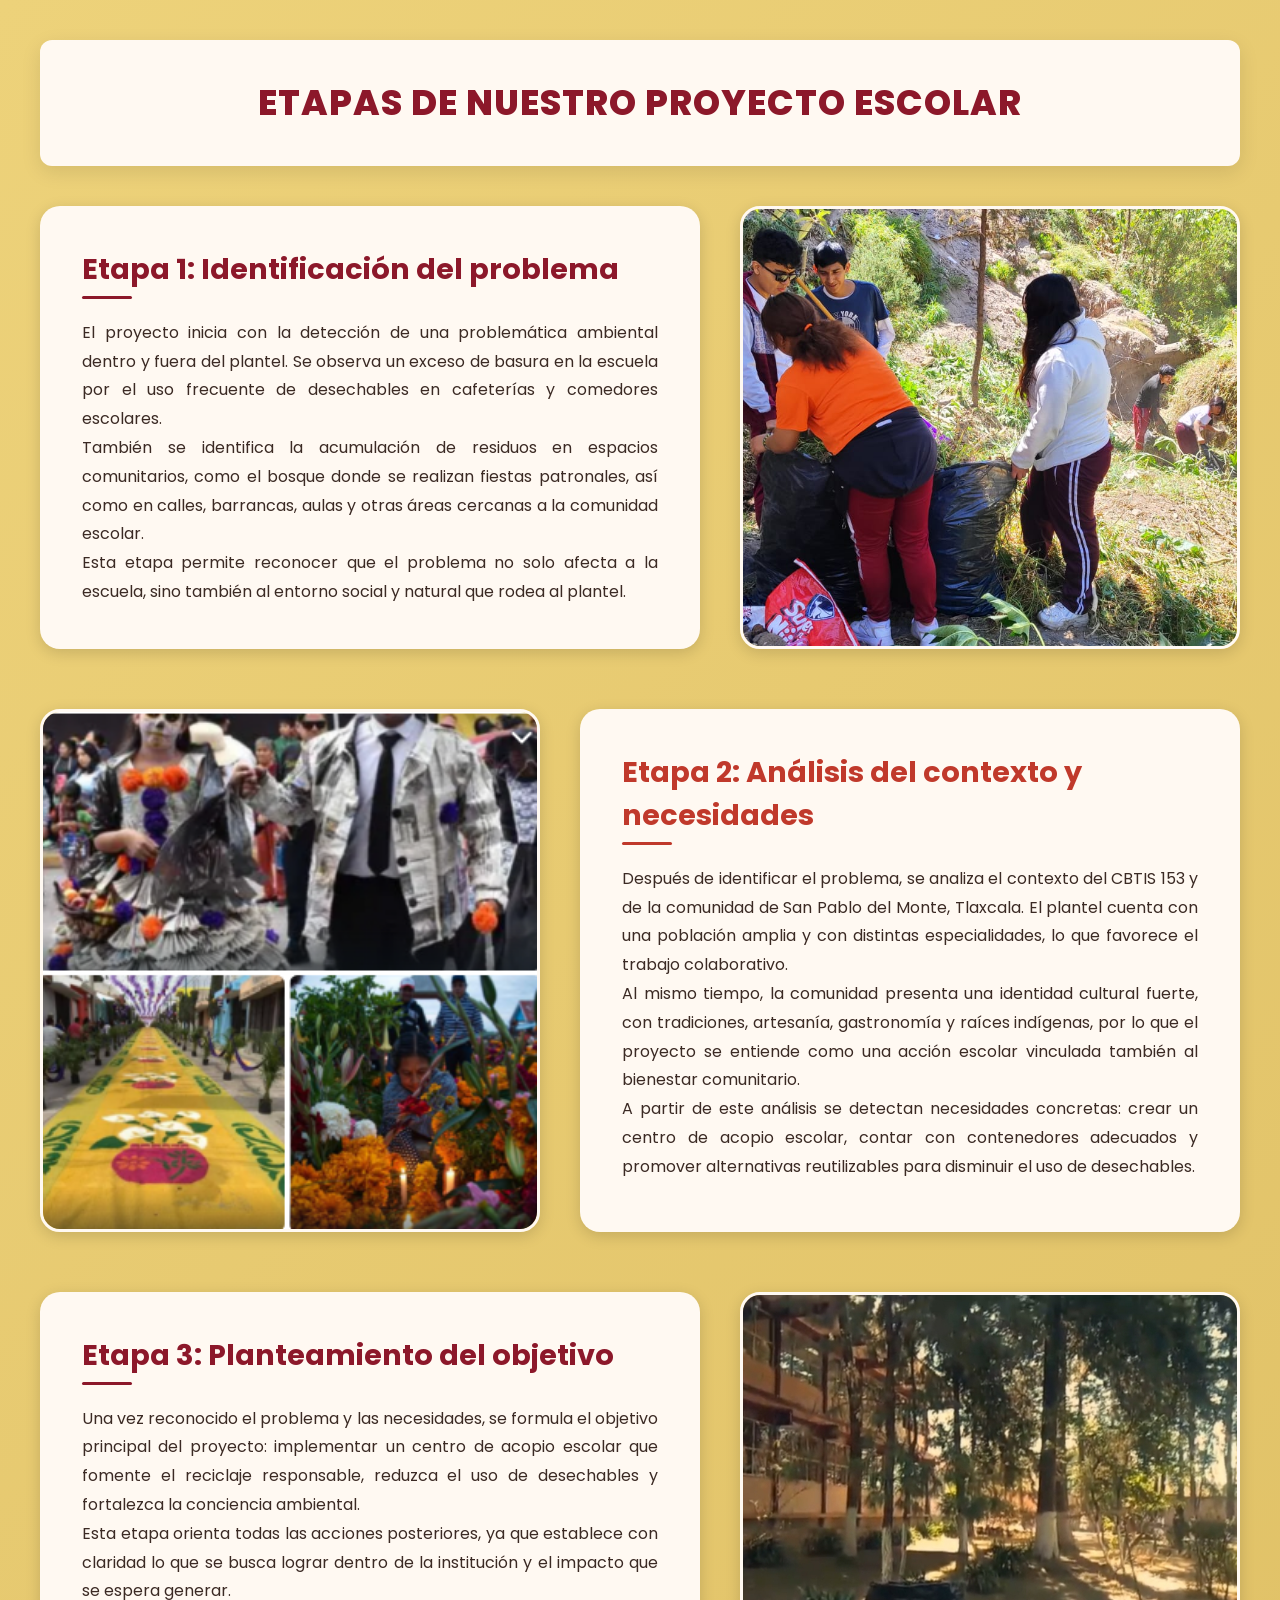
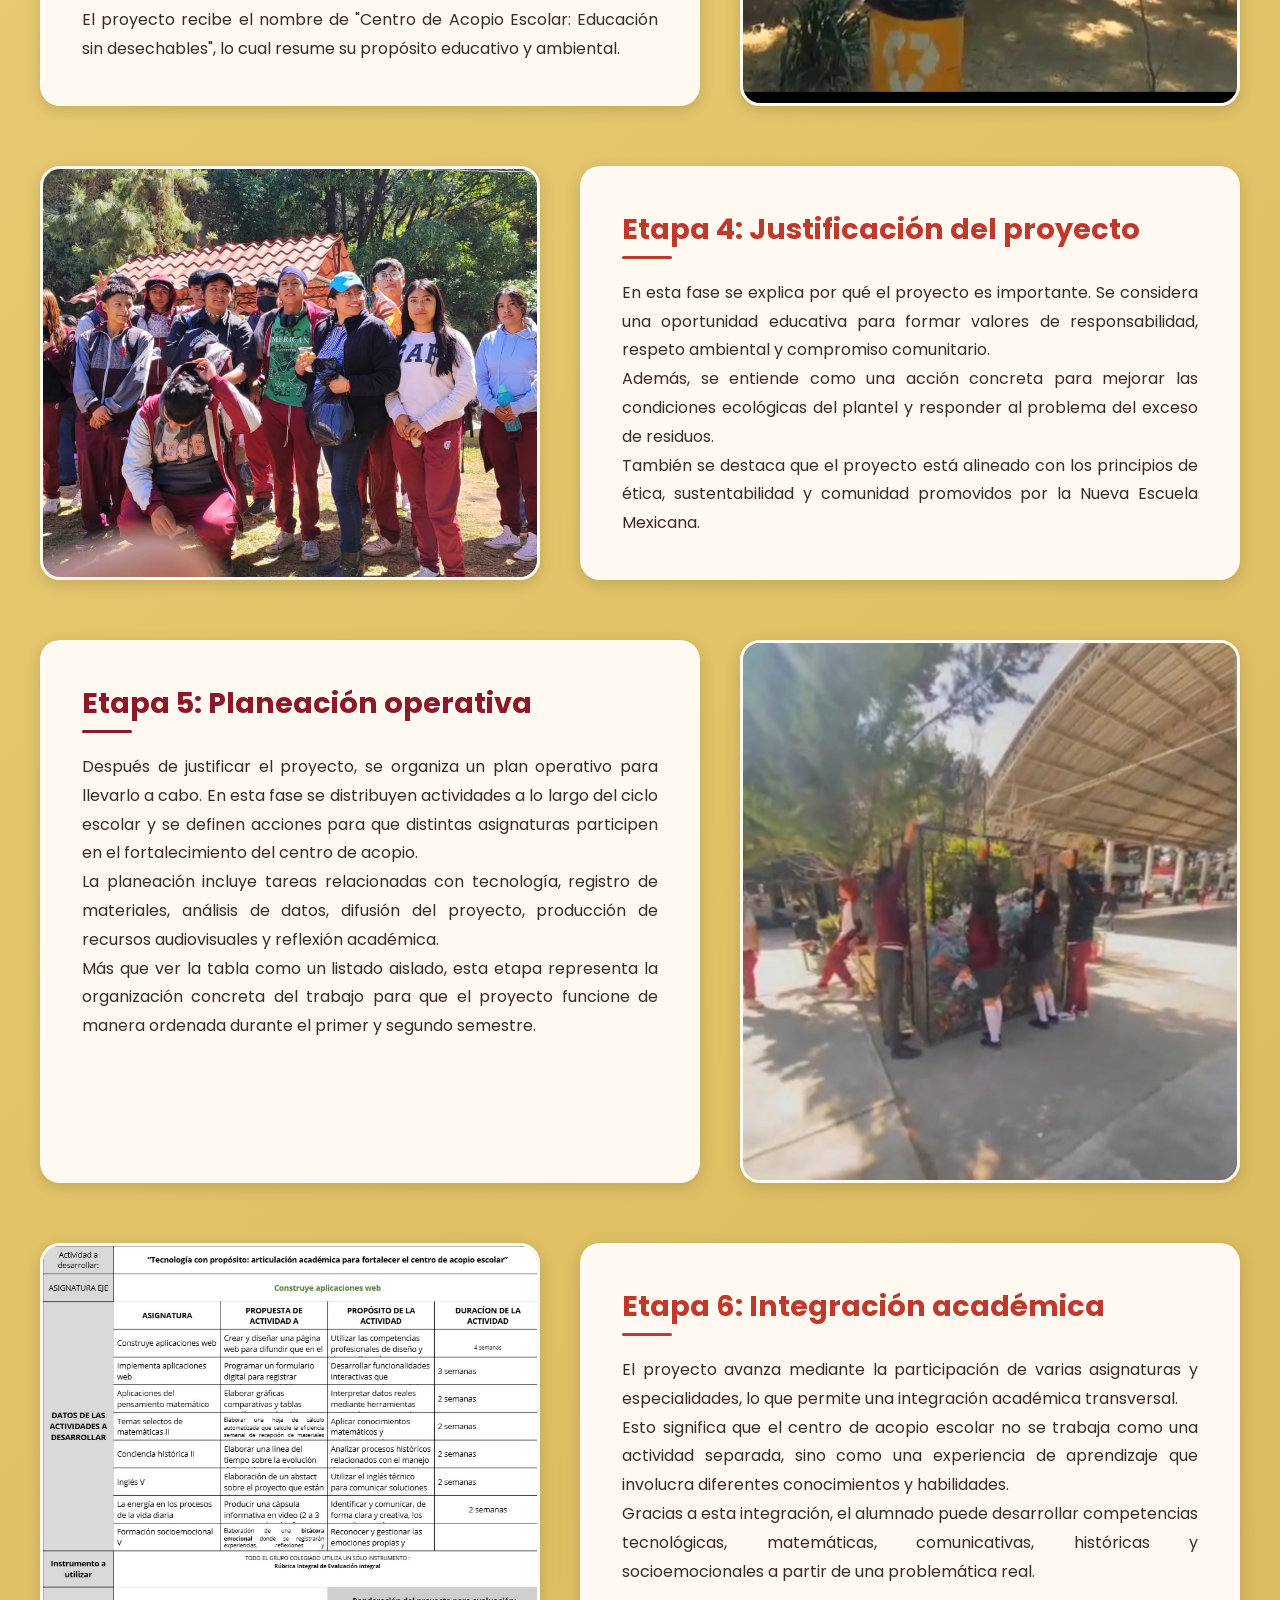
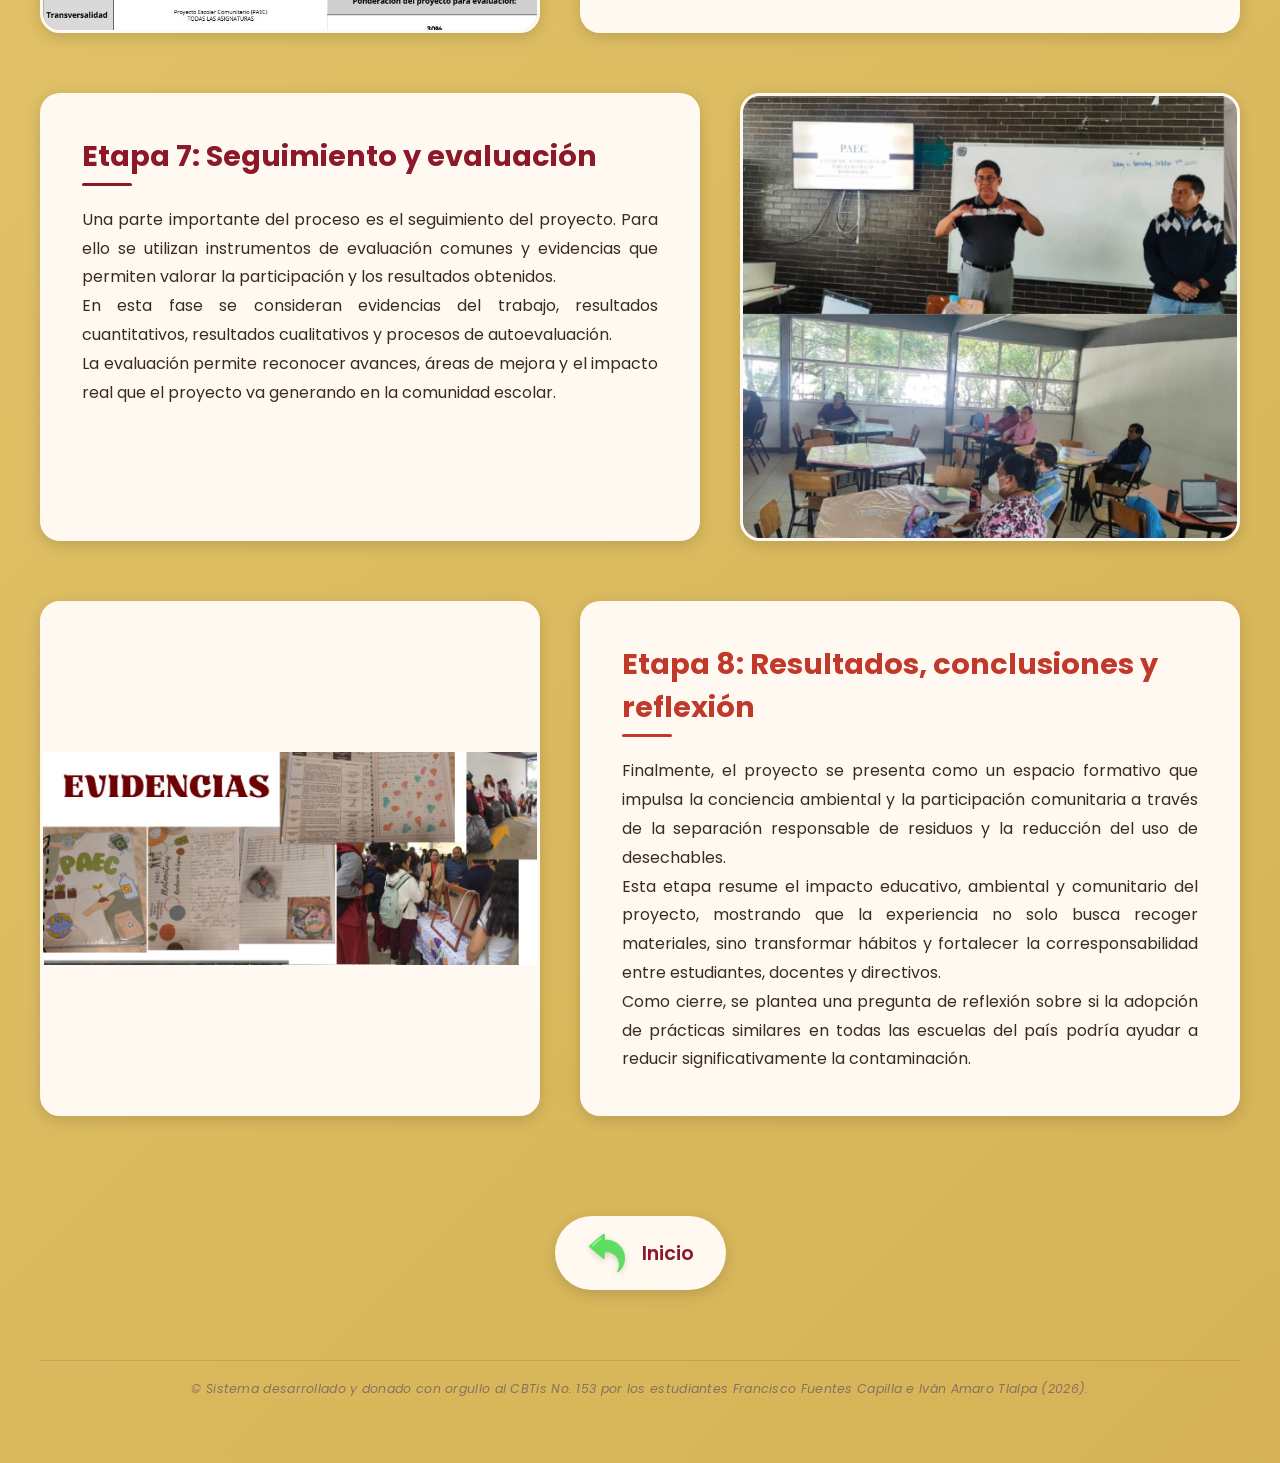
<file: Reciclaje.html>
<!DOCTYPE html>
<html lang="es">

<head>
    <meta charset="UTF-8">
    <meta name="viewport" content="width=device-width, initial-scale=1.0">
    <link rel="stylesheet" href="Styles/style_reciclaje.css">
    <title>Etapas de nuestro proyecto escolar</title>
</head>

<body>
    <div class="fondo_titulo">
        <h1 class="titulo" data-i18n="titulo_proceso_proyecto">Etapas de nuestro proyecto escolar</h1>
    </div>

    <!-- Etapa 1 -->
    <div class="contenedor1">
        <div class="fondo_informacion1">
            <h2 class="subtitulo1" data-i18n="subtitulo1_proceso_proyecto">Etapa 1: Identificación del problema</h2>
            <p class="informacion1" data-i18n="informacion1_1_proceso_proyecto">
                El proyecto inicia con la detección de una problemática ambiental dentro y fuera del plantel.
                Se observa un exceso de basura en la escuela por el uso frecuente de desechables en cafeterías
                y comedores escolares.
            </p>
            <p class="informacion1" data-i18n="informacion1_2_proceso_proyecto">
                También se identifica la acumulación de residuos en espacios comunitarios, como el bosque
                donde se realizan fiestas patronales, así como en calles, barrancas, aulas y otras áreas
                cercanas a la comunidad escolar.
            </p>
            <p class="informacion1" data-i18n="informacion1_3_proceso_proyecto">
                Esta etapa permite reconocer que el problema no solo afecta a la escuela, sino también
                al entorno social y natural que rodea al plantel.
            </p>
        </div>
        <img src="Multimedia/Imagenes/Reciclaje/Etapa_1.jpeg" alt="Primera imagen de Proceso del Proyecto"
            data-i18n-alt="imagen1_proceso_proyecto">
    </div>

    <!-- Etapa 2 -->
    <div class="contenedor2">
        <img src="Multimedia/Imagenes/Reciclaje/Etapa_2.png" alt="Segunda imagen de Proceso del Proyecto"
            data-i18n-alt="imagen2_proceso_proyecto">
        <div class="fondo_informacion2">
            <h2 class="subtitulo2" data-i18n="subtitulo2_proceso_proyecto">Etapa 2: Análisis del contexto y necesidades
            </h2>
            <p class="informacion2" data-i18n="informacion2_1_proceso_proyecto">
                Después de identificar el problema, se analiza el contexto del CBTIS 153 y de la comunidad
                de San Pablo del Monte, Tlaxcala. El plantel cuenta con una población amplia y con distintas
                especialidades, lo que favorece el trabajo colaborativo.
            </p>
            <p class="informacion2" data-i18n="informacion2_2_proceso_proyecto">
                Al mismo tiempo, la comunidad presenta una identidad cultural fuerte, con tradiciones,
                artesanía, gastronomía y raíces indígenas, por lo que el proyecto se entiende como una acción
                escolar vinculada también al bienestar comunitario.
            </p>
            <p class="informacion2" data-i18n="informacion2_3_proceso_proyecto">
                A partir de este análisis se detectan necesidades concretas: crear un centro de acopio escolar,
                contar con contenedores adecuados y promover alternativas reutilizables para disminuir
                el uso de desechables.
            </p>
        </div>
    </div>

    <!-- Etapa 3 -->
    <div class="contenedor1">
        <div class="fondo_informacion1">
            <h2 class="subtitulo1" data-i18n="subtitulo3_proceso_proyecto">Etapa 3: Planteamiento del objetivo</h2>
            <p class="informacion1" data-i18n="informacion3_1_proceso_proyecto">
                Una vez reconocido el problema y las necesidades, se formula el objetivo principal del proyecto:
                implementar un centro de acopio escolar que fomente el reciclaje responsable, reduzca el uso
                de desechables y fortalezca la conciencia ambiental.
            </p>
            <p class="informacion1" data-i18n="informacion3_2_proceso_proyecto">
                Esta etapa orienta todas las acciones posteriores, ya que establece con claridad lo que se busca
                lograr dentro de la institución y el impacto que se espera generar.
            </p>
            <p class="informacion1" data-i18n="informacion3_3_proceso_proyecto">
                El proyecto recibe el nombre de “Centro de Acopio Escolar: Educación sin desechables”,
                lo cual resume su propósito educativo y ambiental.
            </p>
        </div>
        <img src="Multimedia/Imagenes/Reciclaje/Etapa_3.jpeg" alt="Tercera imagen de Proceso del Proyecto"
            data-i18n-alt="imagen3_proceso_proyecto">
    </div>

    <!-- Etapa 4 -->
    <div class="contenedor2">
        <img src="Multimedia/Imagenes/Reciclaje/Etapa_4.jpeg" alt="Cuarta imagen de Proceso del Proyecto"
            data-i18n-alt="imagen4_proceso_proyecto">
        <div class="fondo_informacion2">
            <h2 class="subtitulo2" data-i18n="subtitulo4_proceso_proyecto">Etapa 4: Justificación del proyecto</h2>
            <p class="informacion2" data-i18n="informacion4_1_proceso_proyecto">
                En esta fase se explica por qué el proyecto es importante. Se considera una oportunidad
                educativa para formar valores de responsabilidad, respeto ambiental y compromiso comunitario.
            </p>
            <p class="informacion2" data-i18n="informacion4_2_proceso_proyecto">
                Además, se entiende como una acción concreta para mejorar las condiciones ecológicas del plantel
                y responder al problema del exceso de residuos.
            </p>
            <p class="informacion2" data-i18n="informacion4_3_proceso_proyecto">
                También se destaca que el proyecto está alineado con los principios de ética, sustentabilidad
                y comunidad promovidos por la Nueva Escuela Mexicana.
            </p>
        </div>
    </div>

    <!-- Etapa 5 -->
    <div class="contenedor1">
        <div class="fondo_informacion1">
            <h2 class="subtitulo1" data-i18n="subtitulo5_proceso_proyecto">Etapa 5: Planeación operativa</h2>
            <p class="informacion1" data-i18n="informacion5_1_proceso_proyecto">
                Después de justificar el proyecto, se organiza un plan operativo para llevarlo a cabo.
                En esta fase se distribuyen actividades a lo largo del ciclo escolar y se definen acciones
                para que distintas asignaturas participen en el fortalecimiento del centro de acopio.
            </p>
            <p class="informacion1" data-i18n="informacion5_2_proceso_proyecto">
                La planeación incluye tareas relacionadas con tecnología, registro de materiales, análisis
                de datos, difusión del proyecto, producción de recursos audiovisuales y reflexión académica.
            </p>
            <p class="informacion1" data-i18n="informacion5_3_proceso_proyecto">
                Más que ver la tabla como un listado aislado, esta etapa representa la organización concreta
                del trabajo para que el proyecto funcione de manera ordenada durante el primer y segundo semestre.
            </p>
        </div>
        <img src="Multimedia/Imagenes/Reciclaje/Etapa_5.png" alt="Quinta imagen de Proceso del Proyecto"
            data-i18n-alt="imagen5_proceso_proyecto">
    </div>

    <!-- Etapa 6 -->
    <div class="contenedor2">
        <img src="Multimedia/Imagenes/Reciclaje/Etapa_6.png" alt="Sexta imagen de Proceso del Proyecto"
            data-i18n-alt="imagen6_proceso_proyecto">
        <div class="fondo_informacion2">
            <h2 class="subtitulo2" data-i18n="subtitulo6_proceso_proyecto">Etapa 6: Integración académica</h2>
            <p class="informacion2" data-i18n="informacion6_1_proceso_proyecto">
                El proyecto avanza mediante la participación de varias asignaturas y especialidades,
                lo que permite una integración académica transversal.
            </p>
            <p class="informacion2" data-i18n="informacion6_2_proceso_proyecto">
                Esto significa que el centro de acopio escolar no se trabaja como una actividad separada,
                sino como una experiencia de aprendizaje que involucra diferentes conocimientos y habilidades.
            </p>
            <p class="informacion2" data-i18n="informacion6_3_proceso_proyecto">
                Gracias a esta integración, el alumnado puede desarrollar competencias tecnológicas,
                matemáticas, comunicativas, históricas y socioemocionales a partir de una problemática real.
            </p>
        </div>
    </div>

    <!-- Etapa 7 -->
    <div class="contenedor1">
        <div class="fondo_informacion1">
            <h2 class="subtitulo1" data-i18n="subtitulo7_proceso_proyecto">Etapa 7: Seguimiento y evaluación</h2>
            <p class="informacion1" data-i18n="informacion7_1_proceso_proyecto">
                Una parte importante del proceso es el seguimiento del proyecto. Para ello se utilizan
                instrumentos de evaluación comunes y evidencias que permiten valorar la participación
                y los resultados obtenidos.
            </p>
            <p class="informacion1" data-i18n="informacion7_2_proceso_proyecto">
                En esta fase se consideran evidencias del trabajo, resultados cuantitativos,
                resultados cualitativos y procesos de autoevaluación.
            </p>
            <p class="informacion1" data-i18n="informacion7_3_proceso_proyecto">
                La evaluación permite reconocer avances, áreas de mejora y el impacto real que el proyecto
                va generando en la comunidad escolar.
            </p>
        </div>
        <img src="Multimedia/Imagenes/Reciclaje/Etapa_7.png" alt="Séptima imagen de Proceso del Proyecto"
            data-i18n-alt="imagen7_proceso_proyecto">
    </div>

    <!-- Etapa 8 -->
    <div class="contenedor2">
        <img src="Multimedia/Imagenes/Reciclaje/Etapa_8.png" alt="Octava imagen de Proceso del Proyecto"
            data-i18n-alt="imagen8_proceso_proyecto" class="img-completa">
        <div class="fondo_informacion2">
            <h2 class="subtitulo2" data-i18n="subtitulo8_proceso_proyecto">Etapa 8: Resultados, conclusiones y reflexión
            </h2>
            <p class="informacion2" data-i18n="informacion8_1_proceso_proyecto">
                Finalmente, el proyecto se presenta como un espacio formativo que impulsa la conciencia ambiental
                y la participación comunitaria a través de la separación responsable de residuos y la reducción
                del uso de desechables.
            </p>
            <p class="informacion2" data-i18n="informacion8_2_proceso_proyecto">
                Esta etapa resume el impacto educativo, ambiental y comunitario del proyecto, mostrando que
                la experiencia no solo busca recoger materiales, sino transformar hábitos y fortalecer
                la corresponsabilidad entre estudiantes, docentes y directivos.
            </p>
            <p class="informacion2" data-i18n="informacion8_3_proceso_proyecto">
                Como cierre, se plantea una pregunta de reflexión sobre si la adopción de prácticas similares
                en todas las escuelas del país podría ayudar a reducir significativamente la contaminación.
            </p>
        </div>
    </div>

    <!-- Botón -->
    <div class="item_boton">
        <a href="index.html">
            <button class="boton_inicio">
                <img src="Multimedia/Imagenes/Reciclaje/boton_fecha_atras.png" alt="Imagen de una flecha hacia atras">
            </button>
            <span data-i18n="boton_inicio_proceso_proyecto">Inicio</span>
        </a>
    </div>

    <script type="module" src="Scripts/script_traductor.js"></script>

    <footer class="pie_pagina">
        <p data-i18n="creditos_creadores_reciclaje">&copy; Sistema desarrollado y donado con orgullo al CBTis No. 153 por los estudiantes Francisco Fuentes Capilla e Iván Amaro Tlalpa (2026).</p>
    </footer>
</body>

</html>
</file>
<file: Styles/style_inicio.css>
@import url('https://fonts.googleapis.com/css2?family=Poppins:wght@300;400;500;600;700;800&display=swap');

:root {
    /* Paleta más clara y vibrante: Vino claro, Rojo brillante y Marrón cálido */
    --color-fondo-1: #E4C76D; /* Amarillo/oro mostaza de fondo general */
    --color-rojo-oscuro: #8C182A; /* Vino tinto principal para banner y texto */
    
    --color-fondo-3: #C0392B; /* Rojo brillante */
    --color-fondo-4: #A16A46; /* Marrón claro / Canela */
    
    --color-acento-principal: #FFDCA8;
    
    --color-texto: #FFFFFF;
    --color-texto-secundario: #FFE8D6; 
    
    --sombra-suave: 0 4px 15px rgba(0, 0, 0, 0.15);
    --sombra-hover: 0 10px 25px rgba(0, 0, 0, 0.25);
    
    --borde-radio: 20px;
    --transicion-suave: all 0.3s cubic-bezier(0.25, 0.8, 0.25, 1);
}

* {
    margin: 0;
    padding: 0;
    -webkit-tap-highlight-color: transparent; /* Quita el flash azul en móviles */
    -webkit-text-size-adjust: 100%;           /* Evita que el navegador cambie el tamaño del texto al girar el cel */
    box-sizing: border-box;                   /* Evita problemas con el padding y el tamaño */
    user-select: none;                        /* Evita que el usuario seleccione el texto */
    -webkit-user-select: none;                /* Safari y Chrome móvil */
    -webkit-touch-callout: none;              /* Evita el menú de "Copiar" en iOS */
}

* :focus {
    outline: none;
}

* :focus-visible {
    outline: 2px solid var(--color-rojo-oscuro);
    outline-offset: 2px;
}

@keyframes entradaSuave {
    from { opacity: 0; transform: translateY(30px); }
    to { opacity: 1; transform: translateY(0); }
}

body {
    background-color: var(--color-fondo-1);
    font-family: 'Poppins', sans-serif;
    color: var(--color-texto);
    min-height: 100vh;
    padding: 0; /* Sin padding arriba para el banner */
    padding-bottom: 40px;
    display: flex;
    flex-direction: column;
    align-items: center;
}

/* ─── BANNER SUPERIOR ─── */
.banner_superior_escuela {
    width: 100%;
    background-color: var(--color-rojo-oscuro);
    color: white;
    text-align: center;
    padding: 16px 0;
    font-size: 0.95rem;
    box-shadow: 0 4px 10px rgba(0, 0, 0, 0.15);
    margin-bottom: 25px;
}

.banner_superior_escuela p {
    margin: 4px 0;
}

.banner_superior_escuela p:nth-child(1) {
    font-weight: 600;
    font-size: 1.05rem;
}
.banner_superior_escuela p:nth-child(2) {
    font-weight: 400;
    font-size: 0.95rem;
}
.banner_superior_escuela p:nth-child(3) {
    font-weight: 500;
    font-size: 0.9rem;
}

/* ─── BARRA SUPERIOR Y PESTAÑAS ─── */
.barra_superior {
    width: 100%;
    max-width: 1400px;
    display: flex;
    justify-content: flex-end;
    margin-bottom: 20px;
    padding: 0 40px; /* Para mantener los bordes separados */
    animation: entradaSuave 0.8s cubic-bezier(0.22, 1, 0.36, 1) forwards;
}

.menu_superior {
    display: inline-flex;
    gap: 4px;
    padding: 6px;
    border-radius: 999px;
    background: #FFF9F2; /* Crema del botón de la imagen */
    box-shadow: var(--sombra-suave);
}

.menu_superior_boton {
    border: none;
    background: transparent;
    color: var(--color-rojo-oscuro);
    padding: 12px 28px;
    border-radius: 999px;
    cursor: pointer;
    font-family: 'Poppins', sans-serif;
    font-size: 1.05rem;
    font-weight: 600;
    transition: var(--transicion-suave);
}

.menu_superior_boton:hover {
    background: rgba(140, 24, 42, 0.08);
}

.menu_superior_boton.activo {
    background: var(--color-rojo-oscuro);
    color: #FFFFFF;
    box-shadow: 0 4px 10px rgba(140, 24, 42, 0.3);
}

/* ─── TÍTULO ─── */
.fondo_titulo {
    background: #FFF9F2;
    border-radius: 12px;
    box-shadow: 0 6px 20px rgba(0, 0, 0, 0.1);
    padding: 40px 60px;
    margin-bottom: 40px;
    margin-left: 20px;
    margin-right: 20px;
    width: calc(100% - 40px);
    max-width: 1200px;
    text-align: center;
    animation: entradaSuave 0.8s cubic-bezier(0.22, 1, 0.36, 1) forwards;
}

.titulo {
    color: var(--color-rojo-oscuro);
    font-size: 2.2rem;
    font-weight: 800;
    margin: 0;
    text-transform: uppercase;
    line-height: 1.3;
}

.subtitulo_titulo {
    color: #5b4b45; /* Tono marrón grisáceo oscuro */
    font-size: 1.05rem;
    font-weight: 500;
    margin-top: 20px;
    margin-bottom: 0;
}

/* ─── SELECTOR LENGUAJE ─── */
.glass-radio-group {
    display: flex;
    position: relative;
    background: #FFF9F2;
    border-radius: 50px;
    box-shadow: var(--sombra-suave);
    overflow: hidden;
    width: fit-content;
    margin-bottom: 50px;
    animation: entradaSuave 0.8s cubic-bezier(0.22, 1, 0.36, 1) forwards;
    animation-delay: 0.2s;
    opacity: 0;
}

.glass-radio-group input {
    display: none;
}

.glass-radio-group label {
    flex: 1;
    display: flex;
    align-items: center;
    justify-content: center;
    min-width: 110px;
    font-size: 1rem;
    padding: 14px 25px;
    cursor: pointer;
    font-weight: 600;
    color: var(--color-rojo-oscuro);
    position: relative;
    z-index: 2;
    transition: color 0.3s ease-in-out;
}

.glass-radio-group input:checked+label {
    color: #FFFFFF;
}

.glass-glider {
    position: absolute;
    top: 6px;
    bottom: 6px;
    width: calc((100% / 3) - 12px);
    border-radius: 40px;
    z-index: 1;
    transition: transform 0.5s cubic-bezier(0.37, 1.95, 0.66, 0.56), background 0.4s ease-in-out;
    left: 6px;
    background: var(--color-rojo-oscuro);
    box-shadow: 0 0 10px rgba(140, 24, 42, 0.4);
}

#glass-silver:checked~.glass-glider {
    transform: translateX(0%);
}

#glass-gold:checked~.glass-glider {
    transform: translateX(calc(100% + 12px));
}

#glass-platinum:checked~.glass-glider {
    transform: translateX(calc(200% + 24px));
}

/* ─── CONTENIDO PRINCIPAL ─── */
.contenedor {
    display: flex;
    justify-content: center;
    align-items: stretch;
    width: 100%;
    max-width: 1400px;
    gap: 60px;
    padding: 0 40px;
    animation: entradaSuave 0.8s cubic-bezier(0.22, 1, 0.36, 1) forwards;
    animation-delay: 0.4s;
    opacity: 0;
}

/* IMAGEN + TEXTO */
.contenedor_imagen {
    flex: 1 1 45%;
    display: flex;
    flex-direction: column;
}

.img_centro_de_acopio {
    width: 100%;
    max-width: 700px;
    height: auto;
    border-radius: var(--borde-radio);
    box-shadow: var(--sombra-suave);
    transition: var(--transicion-suave);
    border: 3px solid #FFF9F2;
    margin-bottom: 25px;
    object-fit: cover;
}

.img_centro_de_acopio:hover {
    transform: scale(1.02);
    border-color: var(--color-rojo-oscuro);
}

.texto_portada {
    color: #3b2a24;
    font-size: 1.05rem;
    line-height: 1.8;
    text-align: justify;
    font-weight: 500;
    margin-bottom: 15px;
}

/* PANEL BOTONES */
.panel_botones {
    flex: 1 1 55%;
    min-width: 320px;
}

.seccion_botones {
    display: none;
    width: 100%;
}

.seccion_botones.activa {
    display: block;
    animation: entradaSuave 0.5s ease forwards;
}

/* GRID PARA BOTONES */
.botones {
    display: grid;
    grid-template-columns: repeat(auto-fill, minmax(240px, 1fr));
    gap: 20px;
    width: 100%;
}

/* ESTILO SÓLIDO DE LOS BOTONES */
.item_boton {
    width: 100%;
    height: 100%;
}

.item_boton a {
    display: flex;
    flex-direction: row;
    align-items: center;
    gap: 16px;
    background: #FFF9F2;
    padding: 16px 20px;
    border-radius: 18px;
    text-decoration: none;
    transition: var(--transicion-suave);
    border: 2px solid transparent; 
    box-shadow: var(--sombra-suave);
    height: 100%;
}

.item_boton a:hover {
    background: #FFFFFF;
    transform: translateY(-5px);
    box-shadow: var(--sombra-hover);
    border-color: var(--color-rojo-oscuro);
}

/* Cuadrado delimitador para el icono */
.item_boton a button {
    background: #FFFFFF;
    border: 2px solid #E8D5CA;
    padding: 0;
    cursor: pointer;
    flex-shrink: 0;
    display: flex;
    align-items: center;
    justify-content: center;
    width: 60px;
    height: 60px;
    border-radius: 14px;
    box-shadow: 0 3px 6px rgba(0, 0, 0, 0.05);
    transition: var(--transicion-suave);
}

.item_boton a:hover button {
    border-color: var(--color-rojo-oscuro);
    background: #FDF4F4;
}

.item_boton a button img {
    width: 36px;
    height: auto;
    filter: drop-shadow(0 2px 3px rgba(0, 0, 0, 0.15));
    transition: transform 0.4s cubic-bezier(0.34, 1.56, 0.64, 1);
}

.item_boton a:hover button img {
    transform: scale(1.15) rotate(5deg);
}

.item_boton span {
    color: var(--color-rojo-oscuro);
    font-weight: 600;
    font-size: 1.1rem;
    line-height: 1.3;
}

/* ─── RESPONSIVE ─── */
@media (max-width: 1200px) {
    .contenedor {
        gap: 40px;
    }
}

@media (max-width: 900px) {
    .barra_superior {
        justify-content: center;
        padding: 0 20px;
    }

    .contenedor {
        flex-direction: column;
        align-items: center;
        padding: 0 20px;
    }

    .contenedor_imagen,
    .panel_botones {
        width: 100%;
        max-width: 700px;
    }
    
    .botones {
        grid-template-columns: repeat(auto-fit, minmax(240px, 1fr));
    }
}

@media (max-width: 768px) {
    .banner_superior_escuela {
        font-size: 0.85rem;
        padding: 12px 10px;
    }

    .menu_superior_boton {
        padding: 10px 16px;
        font-size: 0.9rem;
    }

    .fondo_titulo {
        padding: 25px 20px;
    }

    .titulo {
        font-size: 1.6rem;
    }
    
    .subtitulo_titulo {
        font-size: 0.95rem;
    }

    .botones {
        grid-template-columns: 1fr;
    }

    .item_boton a {
        padding: 16px 20px;
    }

    .item_boton a button {
        width: 50px;
        height: 50px;
    }

    .item_boton a button img {
        width: 28px;
    }
}
</file>
<file: Styles/style_calculo_reciclaje.css>
@import url('https://fonts.googleapis.com/css2?family=Poppins:wght@300;400;500;600;700;800&display=swap');

:root {
    /* Misma paleta que index.html */
    --color-fondo-1: #E4C76D;
    --color-rojo-oscuro: #8C182A;
    --color-fondo-3: #C0392B;
    --color-fondo-4: #A16A46;
    --color-primario: #8C182A;
    --color-texto: #3b2a24;
    --color-blanco: #FFF9F2;
    --sombra-suave: 0 4px 15px rgba(0, 0, 0, 0.15);
    --sombra-hover: 0 10px 25px rgba(0, 0, 0, 0.25);
    --transicion-suave: all 0.3s cubic-bezier(0.25, 0.8, 0.25, 1);
    --borde-radio: 20px;
}

* {
    margin: 0;
    padding: 0;
    box-sizing: border-box;
    -webkit-tap-highlight-color: transparent; /* Quita el flash azul en móviles */
    -webkit-text-size-adjust: 100%;           /* Evita que el navegador cambie el tamaño del texto al girar el cel */
    box-sizing: border-box;                   /* Evita problemas con el padding y el tamaño */
    user-select: none;                        /* Evita que el usuario seleccione el texto */
    -webkit-user-select: none;                /* Safari y Chrome móvil */
    -webkit-touch-callout: none;              /* Evita el menú de "Copiar" en iOS */
}

@keyframes gradienteVivo {
    0%   { background-position: 0% 50%; }
    50%  { background-position: 100% 50%; }
    100% { background-position: 0% 50%; }
}

@keyframes entradaSuave {
    from { opacity: 0; transform: translateY(30px); }
    to   { opacity: 1; transform: translateY(0); }
}

body {
    font-family: 'Poppins', sans-serif;
    background: linear-gradient(-45deg, #E4C76D, #DDB85A, #CDA84A, #EDD27A);
    background-size: 400% 400%;
    animation: gradienteVivo 15s ease infinite;
    color: var(--color-texto);
    padding-bottom: 50px;
    display: flex;
    flex-direction: column;
    align-items: center;
}

/* ─── TÍTULO ─── */
.fondo_titulo {
    background: #FFF9F2;
    border-radius: 12px;
    width: calc(100% - 40px);
    max-width: 1200px;
    margin: 40px auto 10px;
    padding: 30px 60px;
    text-align: center;
    box-shadow: 0 6px 20px rgba(0, 0, 0, 0.1);
    animation: entradaSuave 0.8s cubic-bezier(0.22, 1, 0.36, 1) forwards;
}

.titulo {
    color: var(--color-rojo-oscuro);
    font-size: 2.2rem;
    font-weight: 800;
    text-transform: uppercase;
    letter-spacing: 1px;
    line-height: 1.3;
    margin: 0;
}

.fondo_subtitulo {
    text-align: center;
    color: var(--color-fondo-4);
    font-size: 1.1rem;
    font-weight: 600;
    margin: 12px 0 50px;
    text-transform: uppercase;
    letter-spacing: 2px;
}

/* ─── GRÁFICA ─── */
.chart {
    display: flex;
    align-items: flex-end;
    justify-content: center;
    margin: 0 auto 70px;
    height: 400px;
    width: 90%;
    max-width: 800px;
    padding-bottom: 10px;
    border-bottom: 2px solid rgba(140, 24, 42, 0.2);
    gap: 20px;
}

.bar {
    width: 12%;
    min-width: 60px;
    background: linear-gradient(to top, var(--color-rojo-oscuro), var(--color-fondo-3));
    border-radius: 10px 10px 0 0;
    position: relative;
    transition: var(--transicion-suave);
    display: flex;
    justify-content: center;
    align-items: flex-start;
    color: white;
    font-weight: 700;
    font-family: 'Poppins', sans-serif;
    padding-top: 10px;
    box-shadow: 0 4px 12px rgba(140, 24, 42, 0.25);
}

.bar:hover {
    transform: scaleY(1.05);
    transform-origin: bottom;
    box-shadow: 0 8px 22px rgba(140, 24, 42, 0.35);
}

.bar .label {
    position: absolute;
    bottom: -40px;
    left: 50%;
    transform: translateX(-50%);
    font-size: 0.85rem;
    color: var(--color-texto);
    font-weight: 600;
    text-align: center;
    width: 120px;
    line-height: 1.2;
}

/* ─── ALTURAS PROPORCIONALES DE CADA BARRA ─── */
/* Escala: 100% del eje = 100 unidades → altura 93% del chart */
.barra_docentes   { height: 93%; }   /* 93% participación docente   */
.barra_proyectos  { height: 37%; }   /* 37 proyectos (de 100)       */
.barra_concurso   { height: 10%; min-height: 36px; } /* 4 proyectos a concurso */
.barra_ponderacion{ height: 30%; }   /* 30% ponderación             */

/* Colores diferenciados por barra */
.barra_docentes {
    background: linear-gradient(to top, #8C182A, #C0392B);
}
.barra_proyectos {
    background: linear-gradient(to top, #A16A46, #C88A60);
}
.barra_concurso {
    background: linear-gradient(to top, #6B3A2A, #9C5A40);
}
.barra_ponderacion {
    background: linear-gradient(to top, #8C182A, #E05A30);
}


/* ─── TABLAS ─── */
table {
    width: 75%;
    max-width: 900px;
    margin: 0 auto 30px;
    border-collapse: separate;
    border-spacing: 0;
    background: #FFF9F2;
    border-radius: var(--borde-radio);
    overflow: hidden;
    box-shadow: var(--sombra-suave);
    border: 2px solid transparent;
    transition: var(--transicion-suave);
}

table:hover {
    box-shadow: var(--sombra-hover);
    border-color: rgba(140, 24, 42, 0.12);
}

th, td {
    padding: 10px 16px;
    text-align: left;
    vertical-align: middle;
}

th {
    background: var(--color-rojo-oscuro);
    color: white;
    font-weight: 600;
    text-transform: uppercase;
    letter-spacing: 0.5px;
    font-size: 0.82rem;
}

td {
    border-bottom: 1px solid rgba(140, 24, 42, 0.07);
    color: var(--color-texto);
    line-height: 1.5;
    font-size: 0.9rem;
}

tr:last-child td {
    border-bottom: none;
}

tr:nth-child(even) td {
    background: rgba(228, 199, 109, 0.08);
}

/* ─── TABLA ESTADÍSTICA ─── */
.informacion_estadistica th {
    text-align: center;
}

.informacion_estadistica td {
    font-size: 0.95rem;
    text-align: center;
}

/* ─── TABLA DESCRIPCIÓN ─── */
.informacion_descripcion th:first-child {
    text-align: center;
}

.informacion_descripcion td {
    vertical-align: middle;
}

.informacion_descripcion td:last-child {
    text-align: justify;
}

.informacion_descripcion h4 {
    color: var(--color-rojo-oscuro);
    font-size: 0.95rem;
    font-weight: 700;
    margin: 8px 0 0;
    text-align: center;
}

.img_calculo_reciclaje {
    width: 100%;
    max-width: 160px;
    height: 120px;
    object-fit: cover;
    border-radius: 10px;
    box-shadow: 0 3px 10px rgba(0, 0, 0, 0.1);
    border: 2px solid #FFF9F2;
    display: block;
    margin: 0 auto;
    transition: var(--transicion-suave);
}

.img_calculo_reciclaje:hover {
    transform: scale(1.04);
    border-color: var(--color-rojo-oscuro);
    box-shadow: var(--sombra-hover);
}

/* ─── BOTÓN INICIO ─── */
.item_boton {
    display: flex;
    justify-content: center;
    margin: 40px 0 0;
    animation: entradaSuave 0.8s cubic-bezier(0.22, 1, 0.36, 1) forwards;
    animation-delay: 0.4s;
    opacity: 0;
}

.item_boton a {
    display: flex;
    align-items: center;
    text-decoration: none;
    background: #FFF9F2;
    padding: 15px 30px;
    border-radius: 50px;
    box-shadow: var(--sombra-suave);
    transition: var(--transicion-suave);
    border: 2px solid transparent;
}

.item_boton a:hover {
    transform: translateY(-5px);
    box-shadow: var(--sombra-hover);
    border-color: var(--color-rojo-oscuro);
    background: #FFFFFF;
}

.boton_inicio {
    background: none;
    border: none;
    padding: 0;
    cursor: pointer;
    display: flex;
    align-items: center;
    margin-right: 15px;
}

.boton_inicio img {
    width: 40px;
    height: auto;
    transition: transform 0.3s ease;
    filter: drop-shadow(0 2px 3px rgba(0, 0, 0, 0.15));
}

.item_boton a:hover .boton_inicio img {
    transform: translateX(-5px);
}

.item_boton span {
    color: var(--color-rojo-oscuro);
    font-weight: 600;
    font-size: 1.2rem;
}

/* ─── FOOTER ─── */
.pie_pagina {
    width: 100%;
    max-width: 1200px;
    text-align: center;
    padding: 18px 20px 24px;
    margin-top: 30px;
    border-top: 1px solid rgba(140, 24, 42, 0.15);
}

.pie_pagina p {
    color: #8a7060;
    font-size: 0.78rem;
    font-weight: 400;
    font-style: italic;
    font-family: 'Poppins', sans-serif;
    letter-spacing: 0.3px;
    line-height: 1.6;
}

/* ─── RESPONSIVE ─── */
@media (max-width: 768px) {
    .fondo_titulo {
        width: calc(100% - 20px);
        padding: 20px 16px;
        margin: 20px auto 10px;
    }

    .titulo {
        font-size: 1.6rem;
        letter-spacing: 0.5px;
    }

    .fondo_subtitulo {
        font-size: 0.95rem;
        margin-bottom: 35px;
    }

    .chart {
        height: 280px;
        gap: 10px;
    }

    .bar .label {
        font-size: 0.7rem;
        bottom: -50px;
    }

    table,
    thead,
    tbody,
    th,
    td,
    tr {
        display: block;
    }

    thead tr {
        position: absolute;
        top: -9999px;
        left: -9999px;
    }

    tr {
        margin-bottom: 20px;
        background: #FFF9F2;
        border-radius: 12px;
        box-shadow: var(--sombra-suave);
        padding: 10px;
    }

    td {
        border: none;
        position: relative;
        padding-left: 15px;
    }

    .informacion_estadistica td {
        border-bottom: 1px solid rgba(140, 24, 42, 0.08);
    }

    .item_boton a {
        padding: 12px 20px;
    }

    .boton_inicio img {
        width: 32px;
    }
}

@media (max-width: 480px) {
    .titulo {
        font-size: 1.3rem;
    }
}
</file>
<file: Styles/style_centro_de_acopio.css>
@import url('https://fonts.googleapis.com/css2?family=Poppins:wght@300;400;500;600;700;800&display=swap');

:root {
    /* Misma paleta que index.html */
    --color-fondo-1: #E4C76D;
    /* Amarillo/oro mostaza de fondo general */
    --color-rojo-oscuro: #8C182A;
    /* Vino tinto principal */
    --color-fondo-3: #C0392B;
    /* Rojo brillante */
    --color-fondo-4: #A16A46;
    /* Marrón claro / Canela */
    --color-acento-principal: #FFDCA8;
    --color-texto: #FFFFFF;
    --color-texto-secundario: #FFE8D6;
    --sombra-suave: 0 4px 15px rgba(0, 0, 0, 0.15);
    --sombra-hover: 0 10px 25px rgba(0, 0, 0, 0.25);
    --borde-radio: 20px;
    --transicion-suave: all 0.3s cubic-bezier(0.25, 0.8, 0.25, 1);
}

* {
    margin: 0;
    padding: 0;
    -webkit-tap-highlight-color: transparent; /* Quita el flash azul en móviles */
    -webkit-text-size-adjust: 100%;           /* Evita que el navegador cambie el tamaño del texto al girar el cel */
    box-sizing: border-box;                   /* Evita problemas con el padding y el tamaño */
    user-select: none;                        /* Evita que el usuario seleccione el texto */
    -webkit-user-select: none;                /* Safari y Chrome móvil */
    -webkit-touch-callout: none;              /* Evita el menú de "Copiar" en iOS */
}

/* Animaciones */
@keyframes entradaSuave {
    from {
        opacity: 0;
        transform: translateY(30px);
    }

    to {
        opacity: 1;
        transform: translateY(0);
    }
}

@keyframes gradienteVivo {
    0%   { background-position: 0% 50%; }
    50%  { background-position: 100% 50%; }
    100% { background-position: 0% 50%; }
}

body {
    background: linear-gradient(-45deg, #E4C76D, #DDB85A, #CDA84A, #EDD27A);
    background-size: 400% 400%;
    animation: gradienteVivo 15s ease infinite;
    font-family: 'Poppins', sans-serif;
    color: var(--color-texto);
    min-height: 100vh;
    padding: 40px 20px;
    padding-bottom: 40px;
    display: flex;
    flex-direction: column;
    align-items: center;
}

/* Títulos */
.fondo_titulo {
    background: #FFF9F2;
    border-radius: 12px;
    box-shadow: 0 6px 20px rgba(0, 0, 0, 0.1);
    padding: 40px 60px;
    display: flex;
    justify-content: center;
    align-items: center;
    width: 100%;
    max-width: 1200px;
    margin: 0 auto 40px;
    animation: entradaSuave 0.8s cubic-bezier(0.22, 1, 0.36, 1) forwards;
}

.titulo {
    color: var(--color-rojo-oscuro);
    font-size: 2.2rem;
    font-style: normal;
    text-align: center;
    font-weight: 800;
    letter-spacing: 1px;
    text-transform: uppercase;
    margin: 0;
    line-height: 1.3;
}

/* Contenedores de Información */
.contenedor1,
.contenedor2 {
    display: flex;
    justify-content: center;
    align-items: stretch;
    width: 100%;
    max-width: 1200px;
    margin: 0 auto 60px;
    gap: 40px;
    opacity: 0;
    animation: entradaSuave 0.8s cubic-bezier(0.22, 1, 0.36, 1) forwards;
}

.contenedor1 {
    animation-delay: 0.2s;
}

.contenedor2 {
    animation-delay: 0.4s;
}

/* Imágenes */
.contenedor1 img,
.contenedor2 img {
    width: 100%;
    max-width: 500px;
    height: auto;
    object-fit: cover;
    border-radius: var(--borde-radio);
    box-shadow: var(--sombra-suave);
    border: 3px solid #FFF9F2;
    transition: var(--transicion-suave);
}

.contenedor1 img:hover,
.contenedor2 img:hover {
    transform: scale(1.02);
    box-shadow: var(--sombra-hover);
    border-color: var(--color-rojo-oscuro);
}

/* Cajas de Texto */
.fondo_informacion1,
.fondo_informacion2 {
    background: #FFF9F2;
    box-shadow: var(--sombra-suave);
    text-align: justify;
    border-radius: var(--borde-radio);
    padding: 40px;
    flex: 1;
    transition: var(--transicion-suave);
    border: 2px solid transparent;
}

.fondo_informacion1:hover,
.fondo_informacion2:hover {
    transform: translateY(-5px);
    box-shadow: var(--sombra-hover);
    border-color: var(--color-rojo-oscuro);
}

/* Subtítulos */
.subtitulo1,
.subtitulo2 {
    text-align: left;
    font-size: 1.8rem;
    font-weight: 700;
    font-family: 'Poppins', sans-serif;
    font-style: normal;
    margin-bottom: 20px;
    position: relative;
    display: inline-block;
}

.subtitulo1 {
    color: var(--color-rojo-oscuro);
}

.subtitulo2 {
    color: var(--color-fondo-3);
}

.subtitulo1::after,
.subtitulo2::after {
    content: '';
    display: block;
    width: 50px;
    height: 3px;
    background: currentColor;
    margin-top: 5px;
    border-radius: 2px;
}

.subtitulo1_1 {
    font-size: 1.2rem;
    font-weight: 600;
    font-family: 'Poppins', sans-serif;
    font-style: normal;
    color: var(--color-fondo-4);
    margin-top: 20px;
    margin-bottom: 10px;
}

/* Texto y Listas */
.informacion1,
.informacion2 {
    font-size: 1rem;
    font-family: 'Poppins', sans-serif;
    line-height: 1.8;
    color: #3b2a24;
}

ul.informacion1,
ul.informacion2,
ol.informacion2 {
    padding-left: 20px;
    margin-top: 10px;
}

li {
    margin-bottom: 8px;
}

/* Botón Inicio */
.item_boton {
    display: flex;
    justify-content: center;
    margin: 40px 0;
    animation: entradaSuave 0.8s cubic-bezier(0.22, 1, 0.36, 1) forwards;
    animation-delay: 0.6s;
    opacity: 0;
}

.item_boton a {
    display: flex;
    align-items: center;
    text-decoration: none;
    background: #FFF9F2;
    padding: 15px 30px;
    border-radius: 50px;
    box-shadow: var(--sombra-suave);
    transition: var(--transicion-suave);
    border: 2px solid transparent;
}

.item_boton a:hover {
    transform: translateY(-5px);
    box-shadow: var(--sombra-hover);
    border-color: var(--color-rojo-oscuro);
    background: #FFFFFF;
}

.boton_inicio {
    background: none;
    border: none;
    padding: 0;
    cursor: pointer;
    display: flex;
    align-items: center;
    margin-right: 15px;
}

.boton_inicio img {
    width: 40px;
    height: auto;
    transition: transform 0.3s ease;
    filter: drop-shadow(0 2px 3px rgba(0, 0, 0, 0.15));
}

.item_boton a:hover .boton_inicio img {
    transform: translateX(-5px);
}

.item_boton span {
    color: var(--color-rojo-oscuro);
    font-weight: 600;
    font-size: 1.2rem;
}

/*RESPONSIVE*/
@media (max-width: 1024px) {
    .fondo_titulo {
        width: 90%;
        padding: 24px;
    }

    .titulo {
        font-size: 2rem;
    }

    .contenedor1,
    .contenedor2 {
        gap: 24px;
    }
}

@media (max-width: 900px) {

    .contenedor1,
    .contenedor2 {
        flex-direction: column;
        align-items: center;
    }

    .contenedor1 img,
    .contenedor2 img {
        max-width: 100%;
    }

    .fondo_informacion1,
    .fondo_informacion2 {
        width: 100%;
        padding: 24px;
    }

    .subtitulo1,
    .subtitulo2 {
        font-size: 1.6rem;
    }
}

@media (max-width: 480px) {
    body {
        padding: 24px 12px;
    }

    .fondo_titulo {
        width: 100%;
        padding: 18px;
        margin-bottom: 24px;
    }

    .titulo {
        font-size: 1.6rem;
        letter-spacing: 0.5px;
    }

    .fondo_informacion1,
    .fondo_informacion2 {
        padding: 20px 16px;
    }

    .informacion1,
    .informacion2 {
        font-size: 0.95rem;
    }

    .item_boton a {
        padding: 10px 20px;
    }

    .boton_inicio img {
        width: 32px;
    }
}

/* ─── ENLACE IMAGEN → MAPA ─── */
.img_link_mapa {
    display: block;
    position: relative;
    width: 100%;
    max-width: 500px;
    border-radius: var(--borde-radio);
    cursor: pointer;
}

.img_link_mapa img {
    width: 100%;
    height: auto;
    object-fit: cover;
    border-radius: var(--borde-radio);
    box-shadow: var(--sombra-suave);
    border: 3px solid #FFF9F2;
    transition: var(--transicion-suave);
    display: block;
}

.img_link_mapa::after {
    content: '📍 Ver en Maps';
    position: absolute;
    bottom: 12px;
    left: 50%;
    transform: translateX(-50%) translateY(6px);
    background: rgba(140, 24, 42, 0.88);
    color: #fff;
    font-size: 0.8rem;
    font-weight: 600;
    font-family: 'Poppins', sans-serif;
    padding: 6px 14px;
    border-radius: 999px;
    opacity: 0;
    transition: var(--transicion-suave);
    white-space: nowrap;
    pointer-events: none;
}

.img_link_mapa:hover img {
    transform: scale(1.02);
    box-shadow: var(--sombra-hover);
    border-color: var(--color-rojo-oscuro);
}

.img_link_mapa:hover::after {
    opacity: 1;
    transform: translateX(-50%) translateY(0);
}

/* ─── FOOTER ─── */
.pie_pagina {
    width: 100%;
    max-width: 1200px;
    text-align: center;
    padding: 18px 20px 24px;
    margin-top: 30px;
    border-top: 1px solid rgba(140, 24, 42, 0.15);
}

.pie_pagina p {
    color: #8a7060;
    font-size: 0.78rem;
    font-weight: 400;
    font-style: italic;
    font-family: 'Poppins', sans-serif;
    letter-spacing: 0.3px;
    line-height: 1.6;
}
</file>
<file: Styles/style_descargables.css>
@import url('https://fonts.googleapis.com/css2?family=Poppins:wght@300;400;500;600;700;800&display=swap');

:root {
    /* Misma paleta que index.html */
    --color-fondo-1: #E4C76D;
    --color-rojo-oscuro: #8C182A;
    --color-fondo-3: #C0392B;
    --color-fondo-4: #A16A46;
    --color-primario: #8C182A;
    /* alias para compatibilidad */
    --sombra-suave: 0 4px 15px rgba(0, 0, 0, 0.15);
    --sombra-hover: 0 10px 25px rgba(0, 0, 0, 0.25);
    --transicion-suave: all 0.3s cubic-bezier(0.25, 0.8, 0.25, 1);
}

* {
    margin: 0;
    padding: 0;
    -webkit-tap-highlight-color: transparent; /* Quita el flash azul en móviles */
    -webkit-text-size-adjust: 100%;           /* Evita que el navegador cambie el tamaño del texto al girar el cel */
    box-sizing: border-box;                   /* Evita problemas con el padding y el tamaño */
    user-select: none;                        /* Evita que el usuario seleccione el texto */
    -webkit-user-select: none;                /* Safari y Chrome móvil */
    -webkit-touch-callout: none;              /* Evita el menú de "Copiar" en iOS */
}

@keyframes gradienteVivo {
    0%   { background-position: 0% 50%; }
    50%  { background-position: 100% 50%; }
    100% { background-position: 0% 50%; }
}

body {
    font-family: 'Poppins', sans-serif;
    background: linear-gradient(-45deg, #E4C76D, #DDB85A, #CDA84A, #EDD27A);
    background-size: 400% 400%;
    animation: gradienteVivo 15s ease infinite;
    min-height: 100vh;
    display: flex;
    flex-direction: column;
    align-items: center;
}

main {
    width: 100%;
    display: flex;
    flex-direction: column;
    align-items: center;
}

.contenedor_titulo {
    background: #FFF9F2;
    border-radius: 12px;
    width: 80%;
    max-width: 1200px;
    margin: 30px auto 10px;
    padding: 18px 24px;
    text-align: center;
    box-shadow: 0 6px 20px rgba(0, 0, 0, 0.1);
    border: 2px solid transparent;
}

.contenedor_titulo h1 {
    font-size: 1.8rem;
    font-weight: 800;
    text-transform: uppercase;
    letter-spacing: 2px;
    line-height: 1.3;
    color: var(--color-rojo-oscuro);
}

.contenedor_card {
    max-width: 1200px;
    width: 100%;
    margin: auto;
    margin-top: 100px;
    perspective: 1000px;
    border-radius: 20px;
    display: flex;
    justify-content: center;
    flex-wrap: wrap;
}

.card_padre {
    margin: 20px;
    perspective: 1000px;
}

.card_padre:hover .card {
    transform: rotateY(180deg);
}

.card {
    width: 350px;
    height: 400px;
    background-color: #847e7e;
    position: relative;
    transform-style: preserve-3d;
    transition: all 0.6s;
    border-radius: 20px;
}

.card_frente {
    background-size: cover;
    background-position: center;
}

.card_frente,
.card_fondo {
    width: 100%;
    height: 100%;
    position: absolute;
    top: 0;
    left: 0;
    backface-visibility: hidden;
    transform-style: preserve-3d;
    border-radius: 20px;
}

.card_fondo {
    transform: rotateY(180deg);
    background-color: #FFF9F2;
}

.body_card_frente {
    width: 100%;
    height: 100%;
    display: flex;
    justify-content: center;
    align-items: center;
    text-align: center;
    font-family: 'Poppins', sans-serif;
    padding: 40px;
    color: #fff;
    transform: translateZ(60px);
}

.body_card_frente h2 {
    font-size: 1.4rem;
    font-weight: 600;
    text-shadow: 0 2px 6px rgba(0, 0, 0, 0.4);
    font-family: 'Poppins', sans-serif;
}

.bg {
    width: 100%;
    height: 100%;
    position: absolute;
    top: 0;
    left: 0;
    background-color: rgba(0,0,0,0.5);
    border-radius: 20px;
}

.body_card_fondo {
    padding: 40px;
    text-align: center;
    font-family: 'Poppins', sans-serif;
    transform: translateZ(60px);
}

.body_card_fondo h2 {
    font-size: 1.2rem;
    font-weight: 700;
    color: var(--color-rojo-oscuro);
    font-family: 'Poppins', sans-serif;
}

.body_card_fondo p {
    margin-top: 30px;
    font-size: 18px;
    font-family: 'Poppins', sans-serif;
    line-height: 1.6;
    color: #3b2a24;
}

.body_card_fondo input {
    position: relative;
    padding: 10px 20px;
    margin-top: 20px;
    border-radius: 999px;
    border: 2px solid var(--color-rojo-oscuro);
    font-size: 0.85rem;
    letter-spacing: 2px;
    background: #FFF9F2;
    color: var(--color-rojo-oscuro);
    box-shadow: 0 0 0 0 transparent;
    transition: var(--transicion-suave);
    text-transform: uppercase;
    font-weight: 600;
    overflow: hidden;
    cursor: pointer;
    -webkit-transition: all 0.2s ease-in;
    -moz-transition: all 0.2s ease-in;
    font-family: 'Poppins', sans-serif;
}

.body_card_fondo input:hover {
    background: var(--color-rojo-oscuro);
    box-shadow: var(--sombra-hover);
    -webkit-transition: all 0.2s ease-out;
    -moz-transition: all 0.2s ease-out;
    transition: all 0.2s ease-out;
    color: #ffffff;
}

.body_card_fondo input:hover::before {
    -webkit-animation: sh02 0.5s 0s linear;
    -moz-animation: sh02 0.5s 0s linear;
    animation: sh02 0.5s 0s linear;
}

.body_card_fondo input::before {
    content: '';
    display: block;
    width: 0px;
    height: 86%;
    position: absolute;
    top: 7%;
    left: 0%;
    opacity: 0;
    background: rgba(255, 255, 255, 0.9);
    box-shadow: 0 0 50px 30px #fff;
    -webkit-transform: skewX(-20deg);
    -moz-transform: skewX(-20deg);
    -ms-transform: skewX(-20deg);
    -o-transform: skewX(-20deg);
    transform: skewX(-20deg);
}

@keyframes sh02 {
    from {
        opacity: 0;
        left: 0%;
    }

    50% {
        opacity: 1;
    }

    to {
        opacity: 0;
        left: 100%;
    }
}

.body_card_fondo input:active {
    box-shadow: 0 0 0 0 transparent;
    -webkit-transition: box-shadow 0.2s ease-in;
    -moz-transition: box-shadow 0.2s ease-in;
    transition: box-shadow 0.2s ease-in;
}

/* Animaciones */
@keyframes entradaSuave {
    from { opacity: 0; transform: translateY(30px); }
    to { opacity: 1; transform: translateY(0); }
}

/* Botón Inicio */
.item_boton {
    display: flex;
    justify-content: center; 
    margin: 40px 0;
    animation: entradaSuave 0.8s cubic-bezier(0.22, 1, 0.36, 1) forwards;
    animation-delay: 0.6s;
    opacity: 0;
}

.item_boton a {
    display: flex;
    align-items: center;
    text-decoration: none;
    background: #FFF9F2;
    padding: 15px 30px;
    border-radius: 50px;
    box-shadow: var(--sombra-suave);
    transition: var(--transicion-suave);
    border: 2px solid transparent;
}

.item_boton a:hover {
    transform: translateY(-5px);
    box-shadow: var(--sombra-hover);
    border-color: var(--color-rojo-oscuro);
    background: #FFFFFF;
}

.boton_inicio {
    background: none;
    border: none;
    padding: 0;
    cursor: pointer;
    display: flex;
    align-items: center;
    margin-right: 15px;
}

.boton_inicio img {
    width: 40px;
    height: auto;
    transition: transform 0.3s ease;
    filter: drop-shadow(0 2px 3px rgba(0, 0, 0, 0.15));
}

.item_boton a:hover .boton_inicio img {
    transform: translateX(-5px);
}

.item_boton span {
    color: var(--color-rojo-oscuro);
    font-weight: 600;
    font-size: 1.2rem;
    font-family: 'Poppins', sans-serif;
}


/* === RESPONSIVE: TABLET (1024px) === */
@media (max-width: 1024px) {
    .contenedor_titulo {
        width: 90%;
        padding: 16px 20px;
        margin-top: 30px;
    }

    .contenedor_titulo h1 {
        font-size: 1.8rem;
        line-height: 1.3;
    }

    .contenedor_titulo p {
        font-size: 1rem;
        margin-top: 10px;
    }

    .card {
        width: 320px;
        height: 380px;
    }
}

/* === RESPONSIVE: MÓVIL / TABLET PEQUEÑA (768px) === */
/* Estrategia: desactivar completamente el 3D flip y usar
   opacidad para mostrar/ocultar las caras de la tarjeta */
@media (max-width: 768px) {
    .contenedor_titulo {
        width: 95%;
        margin-top: 20px;
    }

    .contenedor_titulo h1 {
        font-size: 1.4rem;
        letter-spacing: 1px;
    }

    .contenedor_titulo p {
        font-size: 0.9rem;
        line-height: 1.4;
    }

    .contenedor_card {
        max-width: 100%;
        margin-top: 40px;
        flex-direction: column;
        align-items: center;
        gap: 16px;
        perspective: none;
    }

    .card_padre {
        width: 100%;
        max-width: 340px;
        margin: 10px auto;
        perspective: none;
    }

    /* Desactivar el hover flip en móvil */
    .card_padre:hover .card {
        transform: none;
    }

    .card {
        width: 100%;
        height: 240px;
        border-radius: 16px;
        position: relative;
        transform-style: flat;
        transform: none;
        background-color: transparent;
    }

    /* ── Desactivar 3D: ambas caras se posicionan una sobre otra ── */
    .card_frente,
    .card_fondo {
        position: absolute;
        top: 0;
        left: 0;
        width: 100%;
        height: 100%;
        backface-visibility: visible;
        transform-style: flat;
        transform: none;
        border-radius: 16px;
        transition: opacity 0.4s ease;
    }

    /* Frente: visible por defecto */
    .card_frente {
        opacity: 1;
        z-index: 2;
    }

    /* Fondo: oculto por defecto */
    .card_fondo {
        opacity: 0;
        z-index: 1;
        transform: none;
        background-color: #FFF9F2;
    }

    /* Al tocar: ocultar frente, mostrar fondo */
    .card_padre.flipped .card_frente {
        opacity: 0;
        z-index: 1;
    }

    .card_padre.flipped .card_fondo {
        opacity: 1;
        z-index: 2;
    }

    /* Eliminar todos los translateZ que causan problemas */
    .body_card_frente,
    .body_card_fondo {
        transform: none;
        padding: 20px 18px;
    }

    .body_card_frente {
        width: 100%;
        height: 100%;
        display: flex;
        justify-content: center;
        align-items: center;
        text-align: center;
    }

    .body_card_frente h2 {
        font-size: 1.05rem;
        font-weight: 600;
        line-height: 1.35;
        color: #fff;
        text-shadow: 0 2px 6px rgba(0, 0, 0, 0.5);
    }

    .bg {
        border-radius: 16px;
    }

    .body_card_fondo {
        display: flex;
        flex-direction: column;
        justify-content: center;
        align-items: center;
        height: 100%;
    }

    .body_card_fondo h2 {
        font-size: 1rem;
        font-weight: 700;
    }

    .body_card_fondo p {
        font-size: 0.88rem;
        line-height: 1.45;
        margin-top: 12px;
        text-align: center;
    }

    .body_card_fondo input[type="button"] {
        width: 100%;
        max-width: 220px;
        padding: 10px 0;
        margin-top: 14px;
        font-size: 0.82rem;
    }

    .item_boton {
        margin: 25px 0 40px;
    }

    .item_boton span {
        font-size: 1rem;
    }

    /* Indicador visual: "Toca para ver" */
    .card_frente::after {
        content: "Toca para ver ▸";
        position: absolute;
        bottom: 14px;
        left: 50%;
        transform: translateX(-50%);
        color: rgba(255, 255, 255, 0.9);
        font-size: 0.75rem;
        font-family: 'Poppins', sans-serif;
        font-weight: 500;
        background: rgba(0, 0, 0, 0.4);
        padding: 5px 16px;
        border-radius: 20px;
        z-index: 3;
        pointer-events: none;
    }

    /* Ocultar indicador una vez volteada */
    .card_padre.flipped .card_frente::after {
        opacity: 0;
    }
}

/* === RESPONSIVE: CELULAR (480px) === */
@media (max-width: 480px) {
    .contenedor_titulo {
        width: 92%;
        padding: 12px 10px;
        margin-top: 20px;
    }

    .contenedor_titulo h1 {
        font-size: 1.15rem;
        letter-spacing: 0.5px;
    }

    .contenedor_titulo p {
        font-size: 0.78rem;
        line-height: 1.4;
    }

    .card_padre {
        max-width: 92%;
        padding: 0;
    }

    .card {
        height: 220px;
    }

    .card_frente,
    .card_fondo,
    .bg {
        border-radius: 14px;
    }

    .body_card_frente {
        padding: 16px 14px;
    }

    .body_card_frente h2 {
        font-size: 0.92rem;
        line-height: 1.3;
    }

    .body_card_fondo {
        padding: 16px 14px;
    }

    .body_card_fondo h2 {
        font-size: 0.9rem;
    }

    .body_card_fondo p {
        font-size: 0.8rem;
        margin-top: 8px;
        line-height: 1.35;
    }

    .body_card_fondo input[type="button"] {
        max-width: 180px;
        padding: 8px 0;
        margin-top: 10px;
        font-size: 0.75rem;
    }

    .card_frente::after {
        font-size: 0.7rem;
        bottom: 10px;
        padding: 4px 12px;
    }

    .item_boton a {
        padding: 10px 20px;
    }

    .boton_inicio img {
        width: 32px;
    }

    .item_boton span {
        font-size: 0.9rem;
    }
}

/* ─── FOOTER ─── */
.pie_pagina {
    width: 100%;
    max-width: 1200px;
    text-align: center;
    padding: 18px 20px 24px;
    margin-top: 30px;
    border-top: 1px solid rgba(140, 24, 42, 0.15);
}

.pie_pagina p {
    color: #8a7060;
    font-size: 0.78rem;
    font-weight: 400;
    font-style: italic;
    font-family: 'Poppins', sans-serif;
    letter-spacing: 0.3px;
    line-height: 1.6;
}
</file>
<file: Styles/style_galeria.css>
@import url('https://fonts.googleapis.com/css2?family=Poppins:wght@300;400;500;600;700;800&display=swap');

:root {
    /* Misma paleta que index.html */
    --color-fondo-1: #E4C76D;
    --color-rojo-oscuro: #8C182A;
    --color-fondo-3: #C0392B;
    --color-fondo-4: #A16A46;
    --color-primario: #8C182A;
    --color-texto: #3b2a24;
    --color-blanco: #FFF9F2;
    --sombra-suave: 0 4px 15px rgba(0, 0, 0, 0.15);
    --borde-radio: 20px;
    --transicion-suave: all 0.3s cubic-bezier(0.25, 0.8, 0.25, 1);
}

*,
*::before,
*::after {
    box-sizing: border-box;
}

* {
    margin: 0;
    padding: 0;
    -webkit-tap-highlight-color: transparent; /* Quita el flash azul en móviles */
    -webkit-text-size-adjust: 100%;           /* Evita que el navegador cambie el tamaño del texto al girar el cel */
    box-sizing: border-box;                   /* Evita problemas con el padding y el tamaño */
    user-select: none;                        /* Evita que el usuario seleccione el texto */
    -webkit-user-select: none;                /* Safari y Chrome móvil */
    -webkit-touch-callout: none;              /* Evita el menú de "Copiar" en iOS */
}

@keyframes gradienteVivo {
    0%   { background-position: 0% 50%; }
    50%  { background-position: 100% 50%; }
    100% { background-position: 0% 50%; }
}

body {
    margin: 0;
    padding: 0;
    font-family: "Poppins", sans-serif;
    background: linear-gradient(-45deg, #E4C76D, #DDB85A, #CDA84A, #EDD27A);
    background-size: 400% 400%;
    animation: gradienteVivo 15s ease infinite;
    color: var(--color-texto);
}

/* CONTENEDOR PRINCIPAL */

.galeria_deslizable {
    max-width: 1100px;
    margin: 40px auto;
    padding: 30px 40px;
    background: #FFF9F2;
    border-radius: 20px;
    box-shadow: 0 6px 20px rgba(0, 0, 0, 0.1);
    position: relative;
}

.galeria_titulo {
    margin: 0 0 25px 0;
    text-align: center;
    font-size: 2.2rem;
    letter-spacing: 2px;
    text-transform: uppercase;
    font-weight: 800;
    line-height: 1.3;
    color: var(--color-rojo-oscuro);
}

/* MARCO DEL CARRUSEL */

.contenedor_deslizable {
    position: relative;
    overflow: hidden;
    border-radius: var(--borde-radio);
    background: #FFF9F2;
    box-shadow: inset 0 0 18px rgba(0, 0, 0, 0.05);
}

.contenido {
    overflow: hidden;
    border-radius: var(--borde-radio);
}

/* PISTA QUE SE MUEVE (IMPORTANTE PARA EL JS) */

.contenido_imgenes {
    display: flex;
    transition: transform 0.6s cubic-bezier(0.25, 0.8, 0.25, 1);
    will-change: transform;
}

/* CADA SLIDE (IMAGEN O VIDEO) – TODOS MISMOS 100% DE ANCHO */

.imagen {
    flex: 0 0 100%;
    max-width: 100%;
    padding: 24px 32px 32px;
    display: flex;
    flex-direction: column;
    align-items: center;
    gap: 15px;
    opacity: 0.7;
    transform: scale(0.96);
    transition: var(--transicion-suave);
}

.imagen_activa {
    opacity: 1;
    transform: scale(1);
}

.imagen img,
.contenido_videos video {
    width: 100%;
    max-height: 420px;
    object-fit: cover;
    border-radius: 22px;
    box-shadow: 0 12px 30px rgba(0, 0, 0, 0.18);
    display: block;
}

.img_inicio_ajustada {
    height: 420px;
}

/* CONTENEDOR DEL VIDEO */

.contenido_videos {
    width: 100%;
}

/* TÍTULO BAJO CADA IMAGEN/VIDEO */

.titulo_imagen {
    background: #FFF9F2;
    padding: 10px 22px;
    border-radius: 999px;
    font-weight: 600;
    font-size: 1.05rem;
    color: var(--color-rojo-oscuro);
    box-shadow: 0 6px 15px rgba(0, 0, 0, 0.12);
}

/* BOTONES DE NAVEGACIÓN LATERALES */

.boton_imagen_anterior,
.boton_imagen_siguiente {
    position: absolute;
    top: 50%;
    transform: translateY(-50%);
    width: 54px;
    height: 54px;
    border-radius: 50%;
    border: none;
    cursor: pointer;
    font-size: 26px;
    color: var(--color-blanco);
    display: flex;
    align-items: center;
    justify-content: center;
    box-shadow: 0 8px 18px rgba(0, 0, 0, 0.25);
    z-index: 10;
    transition: var(--transicion-suave);
}

.boton_imagen_anterior {
    left: 20px;
    background: var(--color-fondo-4);
}

.boton_imagen_siguiente {
    right: 20px;
    background: var(--color-rojo-oscuro);
}

.boton_imagen_anterior:hover,
.boton_imagen_siguiente:hover {
    transform: translateY(-50%) scale(1.05);
    box-shadow: 0 12px 24px rgba(0, 0, 0, 0.3);
}

/* PUNTOS DE PAGINACIÓN */

.puntos_desplazables {
    margin-top: 20px;
    display: flex;
    justify-content: center;
    flex-wrap: wrap;
    gap: 10px;
}

.punto_desplazable {
    width: 12px;
    height: 12px;
    border-radius: 50%;
    border: none;
    background-color: #cfd8dc;
    cursor: pointer;
    transition: var(--transicion-suave);
}

.punto_desplazable:hover {
    background-color: #b0bec5;
    transform: scale(1.1);
}

.punto_desplazable_activo {
    background-color: var(--color-rojo-oscuro);
    transform: scale(1.25);
    box-shadow: 0 0 10px rgba(140, 24, 42, 0.4);
}

/* BOTÓN REGRESAR AL INICIO (PARTE DE ABAJO) */

.item_boton {
    display: flex;
    justify-content: center;
    margin: 40px 0 10px;
}

.item_boton a {
    display: inline-flex;
    align-items: center;
    gap: 12px;
    padding: 12px 26px;
    background: #FFF9F2;
    border-radius: 999px;
    text-decoration: none;
    box-shadow: 0 10px 20px rgba(0, 0, 0, 0.18);
    transition: var(--transicion-suave);
    border: 2px solid transparent;
}

.item_boton a:hover {
    transform: translateY(-2px);
    box-shadow: 0 16px 30px rgba(0, 0, 0, 0.25);
    border-color: var(--color-rojo-oscuro);
    background: #FFFFFF;
}

.boton_inicio {
    width: 40px;
    height: 40px;
    border-radius: 50%;
    background: var(--color-rojo-oscuro);
    display: flex;
    align-items: center;
    justify-content: center;
    overflow: hidden;
    border: none;
    cursor: pointer;
}

.boton_inicio img {
    width: 28px;
    height: auto;
    transform: translateX(0);
    transition: transform 0.3s ease;
}

.item_boton a:hover .boton_inicio img {
    transform: translateX(-4px);
}

.item_boton span {
    color: var(--color-rojo-oscuro);
    font-weight: 600;
    font-size: 1.1rem;
}

/* ===================== */
/*   MEDIA QUERIES       */
/* ===================== */

/* Tablets y pantallas medianas */
@media (max-width: 1024px) {

    .galeria_deslizable {
        margin: 30px auto;
        padding: 24px 24px;
    }

    .galeria_titulo {
        font-size: 2.1rem;
    }

    .imagen {
        padding: 20px 24px 26px;
    }

    .imagen img,
    .contenido_videos video {
        max-height: 360px;
    }
    
    .img_inicio_ajustada {
        height: 360px;
    }
}

/* Móviles grandes / phablets */
@media (max-width: 768px) {

    .galeria_deslizable {
        margin: 20px 12px;
        padding: 20px 14px;
        border-radius: 24px;
    }

    .galeria_titulo {
        font-size: 1.9rem;
        letter-spacing: 2px;
        margin-bottom: 18px;
    }

    .imagen {
        padding: 16px 14px 22px;
        gap: 12px;
    }

    .imagen img,
    .contenido_videos video {
        max-height: 280px;
        box-shadow: 0 10px 24px rgba(0, 0, 0, 0.16);
    }
    
    .img_inicio_ajustada {
        height: 280px;
    }

    .titulo_imagen {
        font-size: 0.95rem;
        padding: 8px 18px;
    }

    .boton_imagen_anterior,
    .boton_imagen_siguiente {
        width: 44px;
        height: 44px;
        font-size: 22px;
        top: 50%;
    }

    .boton_imagen_anterior {
        left: 10px;
    }

    .boton_imagen_siguiente {
        right: 10px;
    }

    .puntos_desplazables {
        margin-top: 16px;
        gap: 8px;
    }

    .punto_desplazable {
        width: 11px;
        height: 11px;
    }

    .item_boton {
        margin: 30px 0 5px;
    }

    .item_boton a {
        padding: 10px 20px;
    }

    .item_boton span {
        font-size: 1rem;
    }
}

/* Móviles pequeños */
@media (max-width: 480px) {

    .galeria_deslizable {
        margin: 16px 8px;
        padding: 16px 10px;
    }

    .galeria_titulo {
        font-size: 1.6rem;
        letter-spacing: 1px;
    }

    .imagen {
        padding: 12px 8px 18px;
    }

    .imagen img,
    .contenido_videos video {
        max-height: 230px;
        border-radius: 18px;
    }
    
    .img_inicio_ajustada {
        height: 230px;
    }

    .boton_imagen_anterior,
    .boton_imagen_siguiente {
        width: 40px;
        height: 40px;
        font-size: 20px;
    }

    .puntos_desplazables {
        gap: 6px;
    }

    .punto_desplazable {
        width: 10px;
        height: 10px;
    }

    .item_boton a {
        padding: 9px 18px;
    }

    .boton_inicio {
        width: 34px;
        height: 34px;
    }

    .boton_inicio img {
        width: 24px;
    }
}

/* ─── FOOTER ─── */
.pie_pagina {
    width: 100%;
    max-width: 1100px;
    text-align: center;
    padding: 18px 20px 24px;
    margin: 10px auto 0;
    border-top: 1px solid rgba(140, 24, 42, 0.15);
}

.pie_pagina p {
    color: #8a7060;
    font-size: 0.78rem;
    font-weight: 400;
    font-style: italic;
    font-family: 'Poppins', sans-serif;
    letter-spacing: 0.3px;
    line-height: 1.6;
}
</file>
<file: Styles/style_reciclaje.css>
@import url('https://fonts.googleapis.com/css2?family=Poppins:wght@300;400;500;600;700;800&display=swap');

:root {
    /* Misma paleta que index.html */
    --color-fondo-1: #E4C76D;
    /* Amarillo/oro mostaza de fondo general */
    --color-rojo-oscuro: #8C182A;
    /* Vino tinto principal */
    --color-fondo-3: #C0392B;
    /* Rojo brillante */
    --color-fondo-4: #A16A46;
    /* Marrón claro / Canela */
    --color-acento-principal: #FFDCA8;
    --color-texto: #FFFFFF;
    --color-texto-secundario: #FFE8D6;
    --sombra-suave: 0 4px 15px rgba(0, 0, 0, 0.15);
    --sombra-hover: 0 10px 25px rgba(0, 0, 0, 0.25);
    --borde-radio: 20px;
    --transicion-suave: all 0.3s cubic-bezier(0.25, 0.8, 0.25, 1);
}

* {
    margin: 0;
    padding: 0;
    -webkit-tap-highlight-color: transparent; /* Quita el flash azul en móviles */
    -webkit-text-size-adjust: 100%;           /* Evita que el navegador cambie el tamaño del texto al girar el cel */
    box-sizing: border-box;                   /* Evita problemas con el padding y el tamaño */
    user-select: none;                        /* Evita que el usuario seleccione el texto */
    -webkit-user-select: none;                /* Safari y Chrome móvil */
    -webkit-touch-callout: none;              /* Evita el menú de "Copiar" en iOS */
}

/* Animaciones */
@keyframes entradaSuave {
    from { opacity: 0; transform: translateY(30px); }
    to { opacity: 1; transform: translateY(0); }
}

@keyframes gradienteVivo {
    0%   { background-position: 0% 50%; }
    50%  { background-position: 100% 50%; }
    100% { background-position: 0% 50%; }
}

body {
    background: linear-gradient(-45deg, #E4C76D, #DDB85A, #CDA84A, #EDD27A);
    background-size: 400% 400%;
    animation: gradienteVivo 15s ease infinite;
    font-family: 'Poppins', sans-serif;
    color: var(--color-texto);
    min-height: 100vh;
    padding: 40px 20px;
    padding-bottom: 40px;
    display: flex;
    flex-direction: column;
    align-items: center;
}

/* Títulos */
.fondo_titulo {
    background: #FFF9F2;
    border-radius: 12px;
    box-shadow: 0 6px 20px rgba(0, 0, 0, 0.1);
    padding: 40px 60px;
    display: flex;
    justify-content: center;
    align-items: center;
    width: 100%;
    max-width: 1200px;
    margin: 0 auto 40px;
    animation: entradaSuave 0.8s cubic-bezier(0.22, 1, 0.36, 1) forwards;
}

.titulo {
    color: var(--color-rojo-oscuro);
    font-size: 2.2rem;
    font-style: normal;
    text-align: center;
    font-weight: 800;
    letter-spacing: 1px;
    text-transform: uppercase;
    margin: 0;
    line-height: 1.3;
}

/* Contenedores de Información */
.contenedor1, .contenedor2 {
    display: flex;
    justify-content: center;
    align-items: stretch;
    width: 100%;
    max-width: 1200px;
    margin: 0 auto 60px;
    gap: 40px;
    opacity: 0;
    animation: entradaSuave 0.8s cubic-bezier(0.22, 1, 0.36, 1) forwards;
}

.contenedor1 { animation-delay: 0.2s; }
.contenedor2 { animation-delay: 0.4s; }

/* Imágenes */
.contenedor1 img, .contenedor2 img {
    width: 100%;
    max-width: 500px;
    height: auto;
    object-fit: cover;
    border-radius: var(--borde-radio);
    box-shadow: var(--sombra-suave);
    border: 3px solid #FFF9F2;
    transition: var(--transicion-suave);
}

/* Imagen completa sin recorte (Etapa 8) */
.img-completa {
    object-fit: contain !important;
    background-color: #FFF9F2;
}

.contenedor1 img:hover, .contenedor2 img:hover {
    transform: scale(1.02);
    box-shadow: var(--sombra-hover);
    border-color: var(--color-rojo-oscuro);
}

/* Cajas de Texto */
.fondo_informacion1, .fondo_informacion2 {
    background: #FFF9F2;
    box-shadow: var(--sombra-suave);
    text-align: justify;
    border-radius: var(--borde-radio);
    padding: 40px;
    flex: 1;
    transition: var(--transicion-suave);
    border: 2px solid transparent;
}

.fondo_informacion1:hover, .fondo_informacion2:hover {
    transform: translateY(-5px);
    box-shadow: var(--sombra-hover);
    border-color: var(--color-rojo-oscuro);
}

/* Subtítulos */
.subtitulo1, .subtitulo2 {
    text-align: left;
    font-size: 1.8rem;
    font-weight: 700;
    font-family: 'Poppins', sans-serif;
    font-style: normal;
    margin-bottom: 20px;
    position: relative;
    display: inline-block;
}

.subtitulo1 { color: var(--color-rojo-oscuro); }
.subtitulo2 { color: var(--color-fondo-3); }

.subtitulo1::after, .subtitulo2::after {
    content: '';
    display: block;
    width: 50px;
    height: 3px;
    background: currentColor;
    margin-top: 5px;
    border-radius: 2px;
}

.subtitulo1_1 {
    font-size: 1.2rem;
    font-weight: 600;
    font-family: 'Poppins', sans-serif;
    font-style: normal;
    color: var(--color-fondo-4);
    margin-top: 20px;
    margin-bottom: 10px;
}

/* Texto y Listas */
.informacion1, .informacion2 {
    font-size: 1rem;
    font-family: 'Poppins', sans-serif;
    line-height: 1.8;
    color: #3b2a24;
}

ul.informacion1, ul.informacion2, ol.informacion2 {
    padding-left: 20px;
    margin-top: 10px;
}

li {
    margin-bottom: 8px;
}

/* Botón Inicio */
.item_boton {
    display: flex;
    justify-content: center;
    margin: 40px 0;
    animation: entradaSuave 0.8s cubic-bezier(0.22, 1, 0.36, 1) forwards;
    animation-delay: 0.6s;
    opacity: 0;
}

.item_boton a {
    display: flex;
    align-items: center;
    text-decoration: none;
    background: #FFF9F2;
    padding: 15px 30px;
    border-radius: 50px;
    box-shadow: var(--sombra-suave);
    transition: var(--transicion-suave);
    border: 2px solid transparent;
}

.item_boton a:hover {
    transform: translateY(-5px);
    box-shadow: var(--sombra-hover);
    border-color: var(--color-rojo-oscuro);
    background: #FFFFFF;
}

.boton_inicio {
    background: none;
    border: none;
    padding: 0;
    cursor: pointer;
    display: flex;
    align-items: center;
    margin-right: 15px;
}

.boton_inicio img {
    width: 40px;
    height: auto;
    transition: transform 0.3s ease;
    filter: drop-shadow(0 2px 3px rgba(0, 0, 0, 0.15));
}

.item_boton a:hover .boton_inicio img {
    transform: translateX(-5px);
}

.item_boton span {
    color: var(--color-rojo-oscuro);
    font-weight: 600;
    font-size: 1.2rem;
}

/*RESPONSIVE*/
@media (max-width: 1024px) {
    .fondo_titulo {
        width: 90%;
        padding: 24px;
    }

    .titulo {
        font-size: 2rem;
    }

    .contenedor1,
    .contenedor2 {
        gap: 24px;
    }
}

@media (max-width: 900px) {
    .contenedor1,
    .contenedor2 {
        flex-direction: column;
        align-items: center;
    }

    .contenedor1 img,
    .contenedor2 img {
        max-width: 100%;
    }

    .fondo_informacion1,
    .fondo_informacion2 {
        width: 100%;
        padding: 24px;
    }

    .subtitulo1,
    .subtitulo2 {
        font-size: 1.6rem;
    }
}

@media (max-width: 480px) {
    body {
        padding: 24px 12px;
    }

    .fondo_titulo {
        width: 100%;
        padding: 18px;
        margin-bottom: 24px;
    }

    .titulo {
        font-size: 1.6rem;
        letter-spacing: 0.5px;
    }

    .fondo_informacion1,
    .fondo_informacion2 {
        padding: 20px 16px;
    }

    .informacion1,
    .informacion2 {
        font-size: 0.95rem;
    }

    ul.informacion1,
    ul.informacion2,
    ol.informacion2 {
        padding-left: 18px;
    }
}

/* ─── FOOTER ─── */
.pie_pagina {
    width: 100%;
    max-width: 1200px;
    text-align: center;
    padding: 18px 20px 24px;
    margin-top: 30px;
    border-top: 1px solid rgba(140, 24, 42, 0.15);
}

.pie_pagina p {
    color: #8a7060;
    font-size: 0.78rem;
    font-weight: 400;
    font-style: italic;
    font-family: 'Poppins', sans-serif;
    letter-spacing: 0.3px;
    line-height: 1.6;
}
</file>
